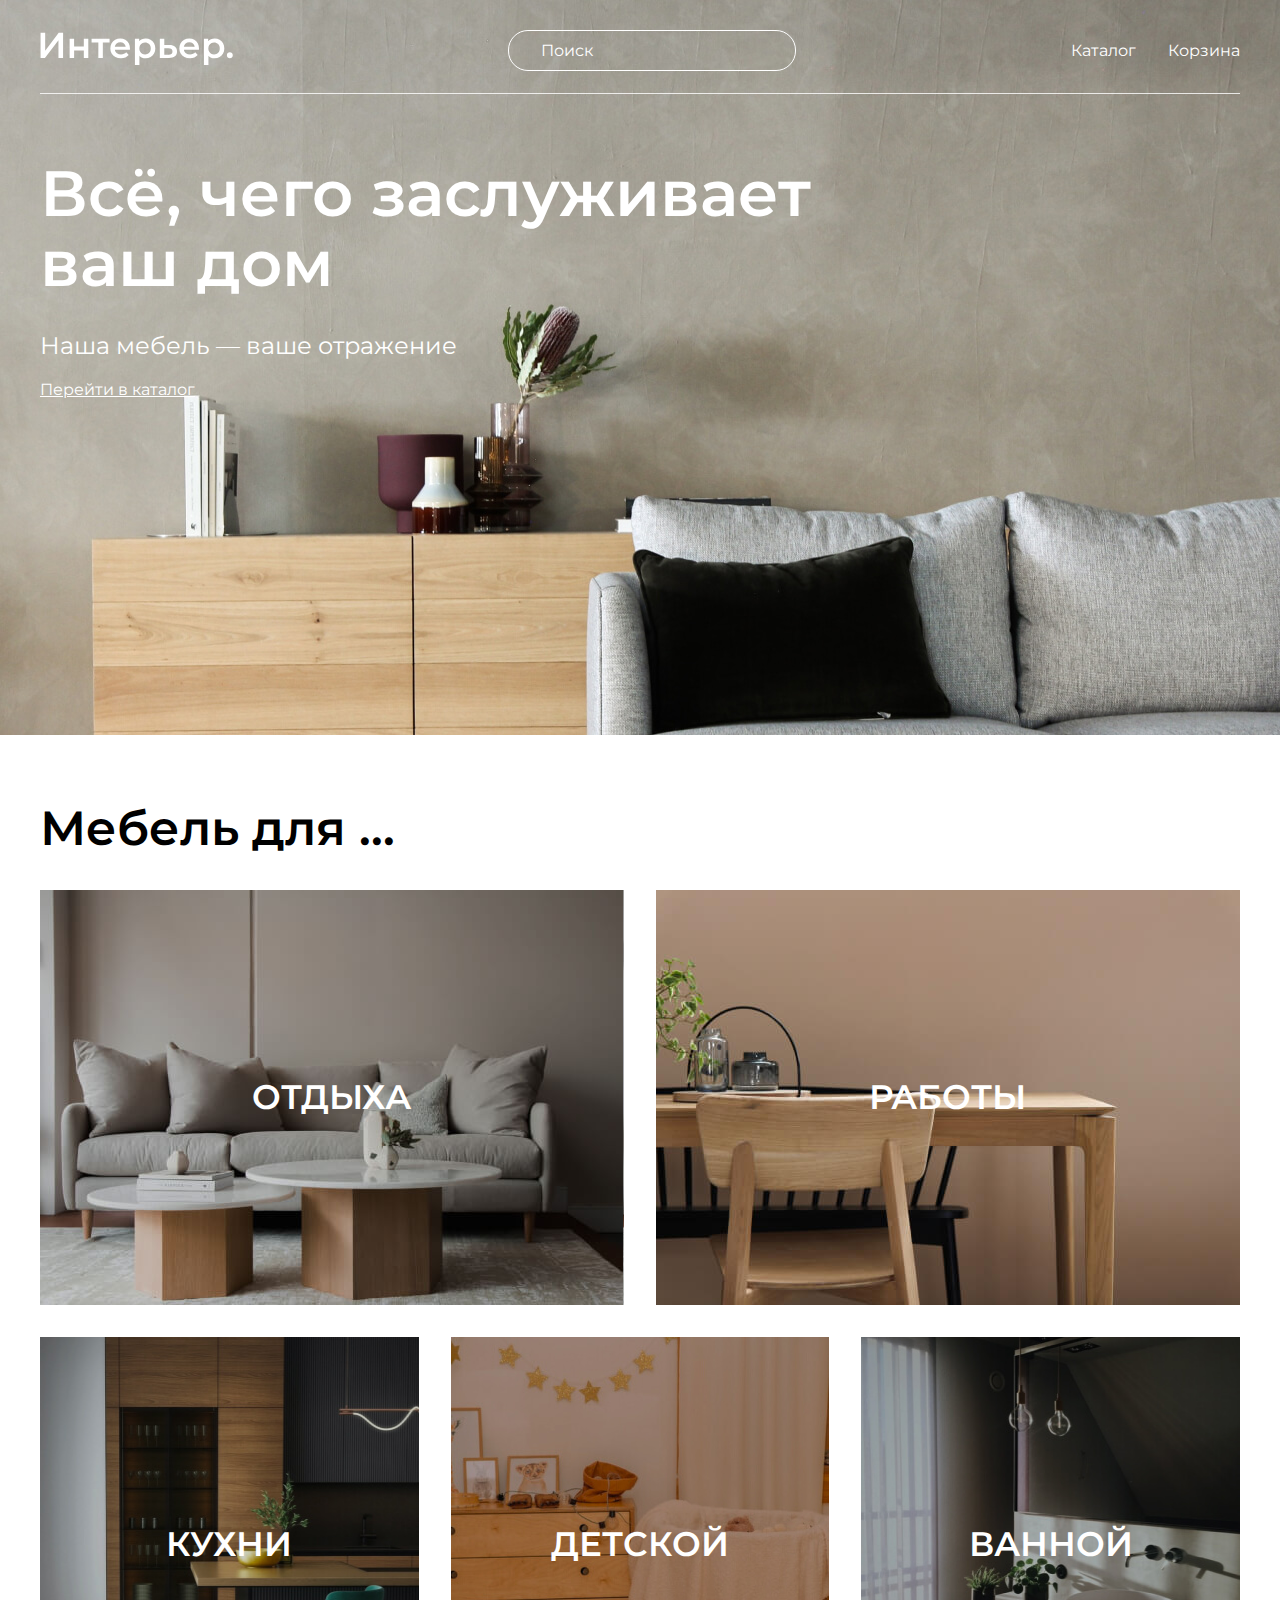
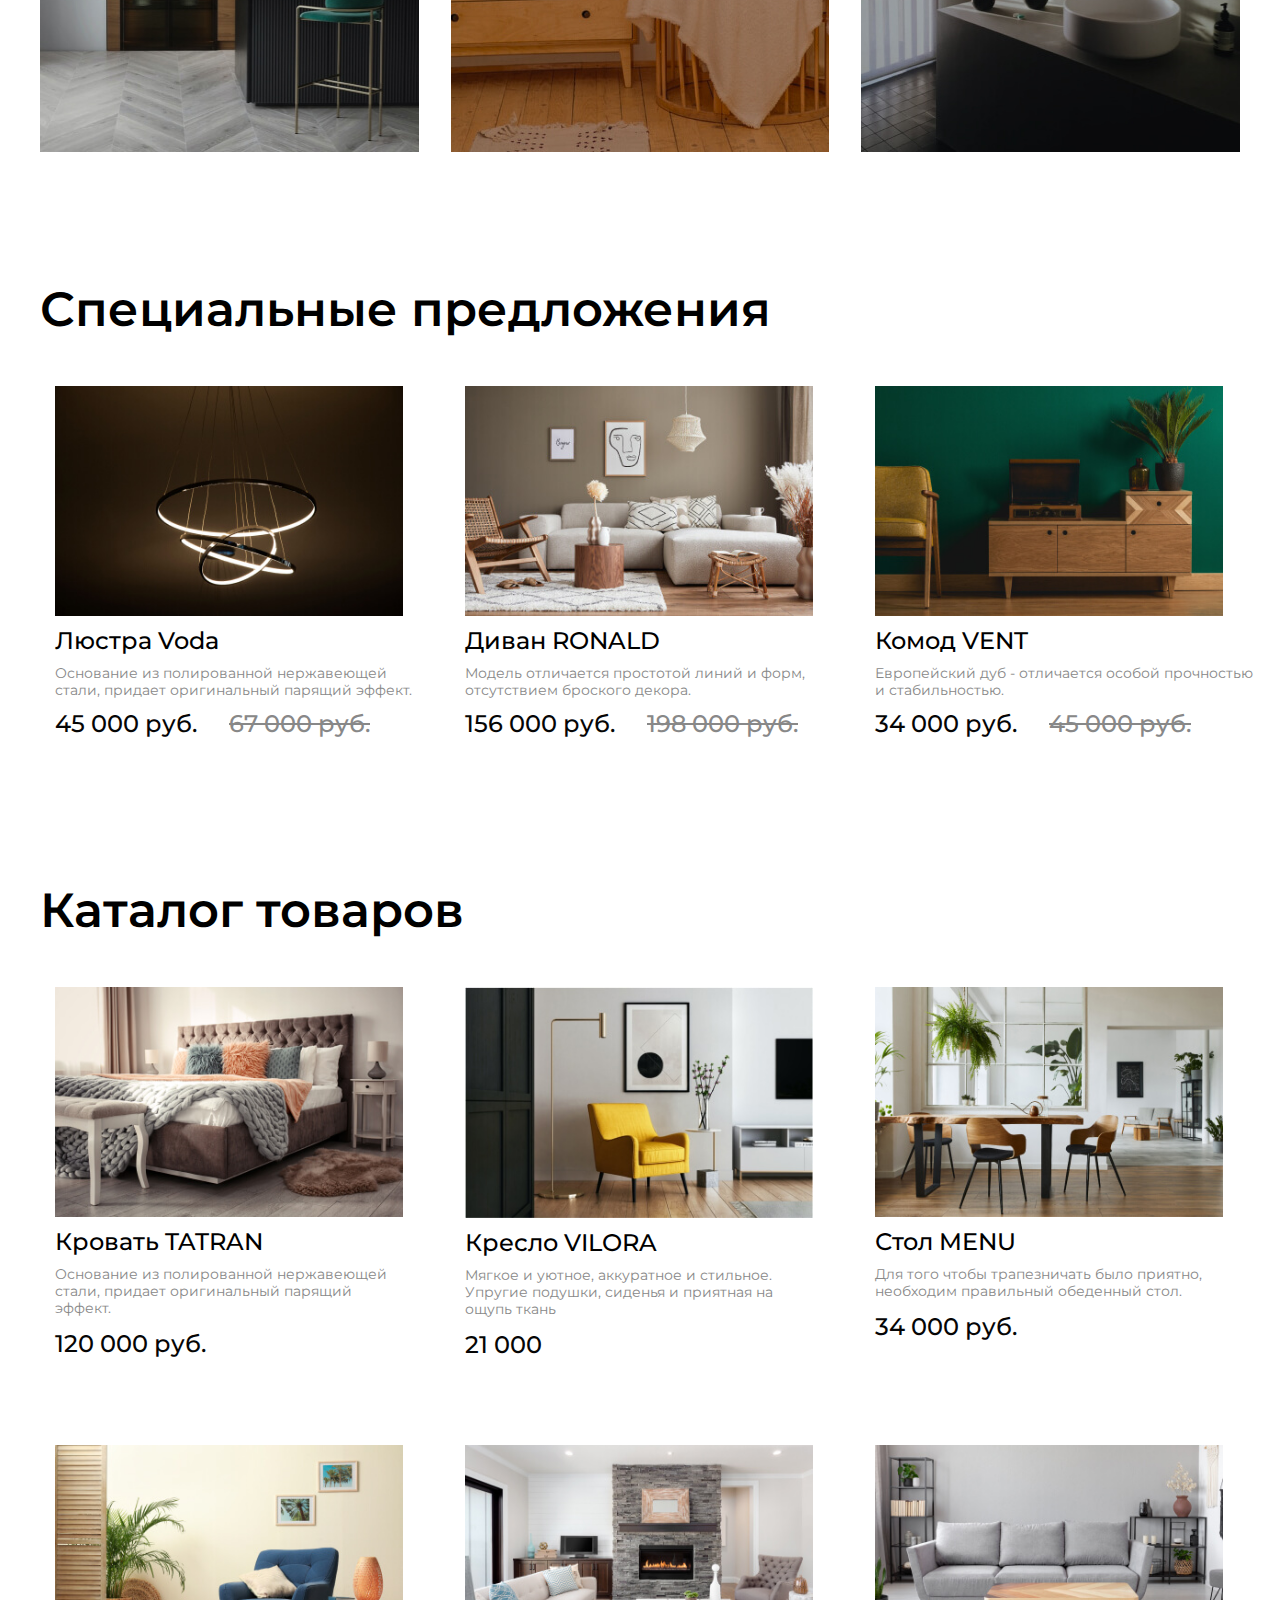
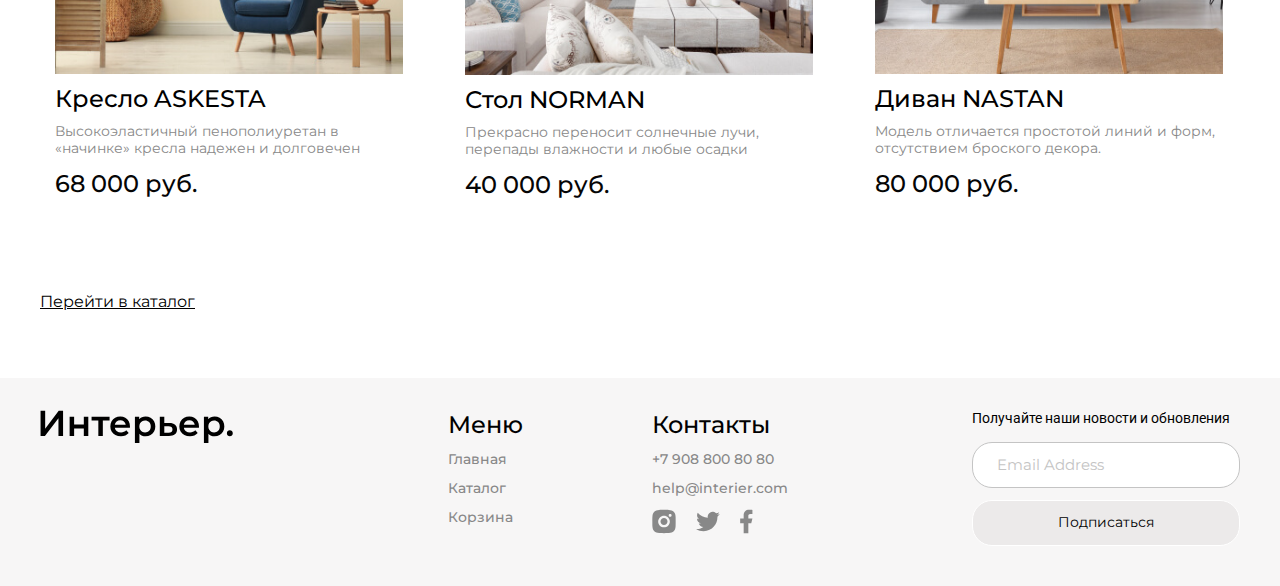
<file: index.html>
<!DOCTYPE html>
<html lang="ru">
<head>
    <meta charset="UTF-8">
    <meta name="viewport" content="width=device-width, initial-scale=1.0">
    <title>Главная</title>
    <link rel="preconnect" href="https://fonts.googleapis.com">
    <link rel="preconnect" href="https://fonts.gstatic.com" crossorigin>
    <link href="https://fonts.googleapis.com/css2?family=Montserrat:ital,wght@0,100;0,400;0,500;0,600;0,700;1,500;1,600;1,700&family=Roboto:ital,wght@0,100;0,300;0,400;0,500;1,100;1,300;1,400&display=swap" rel="stylesheet">
    <link rel="stylesheet" href="style.css">
</head>
<body>
    <div class="top center">
        <header class="header">
            <a href="index.html" class="header__logo"><img src="img/logo.svg" class="header__logo" alt="header logo"></a>
            <input class="header__input" type="text" placeholder="Поиск">
            <nav class="header__menu">
                <a href="catalog.html" class="header__menu__link  nav__menu">Каталог</a>
                <a href="cart.html" class="header__menu__link nav__menu">Корзина</a>
            </nav>
            <div class="menu-mob">
                <a href="#">
                    <svg width="20" height="19" viewBox="0 0 20 19" fill="none" xmlns="http://www.w3.org/2000/svg">
                    <g clip-path="url(#clip0_310_627)">
                    <path d="M5.7515 2.99141C4.59282 4.14838 3.91891 5.70363 3.86709 7.34023C3.81528 8.97682 4.38946 10.5716 5.47264 11.7995C6.55581 13.0275 8.06645 13.7962 9.69672 13.9491C11.2973 14.0991 12.8949 13.6444 14.1757 12.6766L17.5069 16.0085L17.5069 16.0085C17.5897 16.0914 17.6881 16.1571 17.7963 16.2019C17.9046 16.2468 18.0206 16.2698 18.1377 16.2698C18.2549 16.2698 18.3709 16.2468 18.4791 16.2019C18.5873 16.1571 18.6857 16.0914 18.7685 16.0085C18.8514 15.9257 18.9171 15.8274 18.9619 15.7191C19.0068 15.6109 19.0298 15.4949 19.0298 15.3777C19.0298 15.2606 19.0068 15.1446 18.9619 15.0363C18.9171 14.9281 18.8514 14.8298 18.7685 14.7469L18.7685 14.7469L15.4368 11.416C16.4021 10.135 16.8547 8.53846 16.7038 6.93943C16.5501 5.31054 15.7816 3.80139 14.5547 2.719C13.3277 1.63662 11.7345 1.06232 10.0992 1.11292C8.46381 1.16352 6.90917 1.83523 5.7515 2.99141ZM5.7515 2.99141L5.82216 3.06217L5.7515 2.99141ZM13.5895 4.25366C14.0271 4.68416 14.3751 5.19703 14.6135 5.76269C14.8518 6.32835 14.9758 6.93561 14.9783 7.54944C14.9808 8.16327 14.8618 8.77152 14.628 9.3391C14.3943 9.90669 14.0505 10.4224 13.6164 10.8564C13.1824 11.2905 12.6667 11.6343 12.0991 11.868C11.5315 12.1018 10.9233 12.2208 10.3094 12.2183C9.6956 12.2158 9.08834 12.0918 8.52268 11.8535C7.95702 11.6151 7.44415 11.2671 7.01365 10.8295C6.15334 9.95509 5.67341 8.77613 5.6784 7.54944C5.6834 6.32275 6.17291 5.14773 7.04032 4.28033C7.90772 3.41292 9.08274 2.92341 10.3094 2.91841C11.5361 2.91342 12.7151 3.39335 13.5895 4.25366Z" fill="white" stroke="white" stroke-width="0.2"/>
                    </g>
                    <defs>
                    <clipPath id="clip0_310_627">
                    <rect width="19" height="19" fill="white" transform="translate(0.800537)"/>
                    </clipPath>
                    </defs>
                    </svg>
                </a>
                <a href="catalog.html">
                    <svg width="20" height="21" viewBox="0 0 20 21" fill="none" xmlns="http://www.w3.org/2000/svg">
                    <rect x="0.800537" y="0.900024" width="4.57143" height="4.57143" fill="white"/>
                    <rect x="0.800537" y="8.21436" width="4.57143" height="4.57143" fill="white"/>
                    <rect x="0.800537" y="15.5286" width="4.57143" height="4.57143" fill="white"/>
                    <rect x="8.11401" y="8.21436" width="4.57143" height="4.57143" fill="white"/>
                    <rect x="8.11401" y="15.5286" width="4.57143" height="4.57143" fill="white"/>
                    <rect x="8.11401" y="0.900024" width="4.57143" height="4.57143" fill="white"/>
                    <rect x="15.4285" y="8.21436" width="4.57143" height="4.57143" fill="white"/>
                    <rect x="15.4285" y="15.5286" width="4.57143" height="4.57143" fill="white"/>
                    <rect x="15.4285" y="0.900024" width="4.57143" height="4.57143" fill="white"/>
                    </svg>
                    </a>
                <a href="cart.html">
                    <svg width="25" height="25" viewBox="0 0 25 25" fill="none" xmlns="http://www.w3.org/2000/svg">
                    <path d="M14.5834 20.8333C15.1359 20.8333 15.6658 20.6138 16.0566 20.2231C16.4473 19.8324 16.6667 19.3025 16.6667 18.75C16.6667 18.1974 16.4473 17.6675 16.0566 17.2768C15.6658 16.8861 15.1359 16.6666 14.5834 16.6666C14.0309 16.6666 13.501 16.8861 13.1103 17.2768C12.7196 17.6675 12.5001 18.1974 12.5001 18.75C12.5001 19.3025 12.7196 19.8324 13.1103 20.2231C13.501 20.6138 14.0309 20.8333 14.5834 20.8333ZM7.29174 20.8333C7.84428 20.8333 8.37418 20.6138 8.76488 20.2231C9.15558 19.8324 9.37508 19.3025 9.37508 18.75C9.37508 18.1974 9.15558 17.6675 8.76488 17.2768C8.37418 16.8861 7.84428 16.6666 7.29174 16.6666C6.73921 16.6666 6.20931 16.8861 5.81861 17.2768C5.4279 17.6675 5.20841 18.1974 5.20841 18.75C5.20841 19.3025 5.4279 19.8324 5.81861 20.2231C6.20931 20.6138 6.73921 20.8333 7.29174 20.8333ZM20.873 6.16975C21.133 6.16136 21.3796 6.05217 21.5606 5.86525C21.7416 5.67834 21.8428 5.42836 21.8428 5.16819C21.8428 4.90801 21.7416 4.65804 21.5606 4.47112C21.3796 4.28421 21.133 4.17501 20.873 4.16663H19.674C18.7345 4.16663 17.922 4.81871 17.7178 5.73538L16.4126 11.6125C16.2084 12.5291 15.3959 13.1812 14.4563 13.1812H6.63133L5.12924 7.17079H14.8636C15.1212 7.15904 15.3644 7.04844 15.5425 6.86199C15.7206 6.67555 15.82 6.42761 15.82 6.16975C15.82 5.91189 15.7206 5.66395 15.5425 5.47751C15.3644 5.29106 15.1212 5.18046 14.8636 5.16871H5.12924C4.82473 5.16862 4.5242 5.23796 4.25051 5.37145C3.97682 5.50495 3.73716 5.69909 3.54976 5.93911C3.36236 6.17913 3.23215 6.45872 3.16903 6.75662C3.10591 7.05452 3.11154 7.36289 3.1855 7.65829L4.68758 13.6666C4.79586 14.1002 5.046 14.485 5.39821 14.7601C5.75042 15.0351 6.18447 15.1844 6.63133 15.1843H14.4563C15.368 15.1845 16.2524 14.8736 16.9636 14.3032C17.6748 13.7327 18.1701 12.9368 18.3678 12.0468L19.674 6.16975H20.873Z" fill="white"/>
                    </svg>
                </a>
            </div>
        </header>

        <section class="top__content">
            <h1 class="top__title">Всё, чего заслуживает ваш дом</h1>
            <p class="top__text">Наша мебель — ваше отражение</p>
            <a href="catalog.html" class="top__link">Перейти в каталог</a>
        </section>
    </div>


    <section class="for center">
        <h2 class="for__header__text">Мебель для ... </h2>
        <div class="for__content">
            <div class="for__item for__item-big"><a href="#">ОТДЫХА</a></div>
            <div class="for__item for__item-big"><a href="#">РАБОТЫ</a></div>
            <div class="for__item"><a href="#">КУХНИ</a></div>
            <div class="for__item"><a href="#">ДЕТСКОЙ</a></div>
            <div class="for__item"><a href="#">ВАННОЙ</a></div>
        </div>
    </section>

    <section class="special__card__list center">
        <h2 class="special__offer">Специальные предложения</h2>
        <div class="product__list">
            <div class="product__item">
                <img src="img/voda.jpg" alt="Люстра Voda" class="product__img">
                <h3 class="special__card__name"><a href="#">Люстра Voda</a></h3>
                <p class="special__card__text">Основание из полированной нержавеющей стали, придает оригинальный парящий эффект.</p>
                <div class="product__price__box">
                    <p class="price">45 000 руб.</p>
                    <p class="old__price">67 000 руб.</p>
                </div>

            </div>

            <div class="product__item">
                <img src="img/ronald.jpg" alt="Диван RONALD" class="product__img">
                <h3 class="special__card__name"><a href="#">Диван RONALD</a></h3>
                <p class="special__card__text">Модель отличается простотой линий и форм, отсутствием броского декора.</p>

                <div class="product__price__box">
                    <p class="price">156 000 руб.</p>
                    <p class="old__price">198 000 руб.</p>
                </div>
            </div>

            <div class="product__item">

                <img src="img/vent.jpg" alt="Комод VENT" class="product__img">
                <h3 class="special__card__name"><a href="#">Комод VENT</a></h3>
                <p class="special__card__text">Европейский дуб - отличается особой прочностью и стабильностью.</p>
                <div class="product__price__box">
                    <p class="price">34 000 руб.</p>
                    <p class="old__price">45 000 руб.</p>
                </div>
            </div>
        </div>

    </section>

    <section class="catalog__card__list center">
        <h2 class="catalog__product">Каталог товаров</h2>

        <div class="product__list">
            <div class="product__item">
                <img src="img/tatran.jpg" alt="Кровать TATRAN" class="product__img">
                <h3 class="catalog__card__name"><a href="#">Кровать TATRAN</a></h3>
                <p class="catalog__card__text">Основание из полированной нержавеющей стали, придает оригинальный парящий эффект.</p>
                <div class="product__price__box">
                    <p class="price">120 000 руб.</p>
                </div>
            </div>

            <div class="product__item">
                <img src="img/vilora.jpg" alt="Кресло VILORA" class="product__img">
                <h3 class="catalog__card__name"><a href="#">Кресло VILORA</a></h3>
                <p class="catalog__card__text">Мягкое и уютное, аккуратное и стильное. Упругие подушки, сиденья и приятная на ощупь ткань</p>

                <div class="product__price__box">
                    <p class="price">21 000</p>
                </div>
            </div>

            <div class="product__item">
                <img src="img/menu.jpg" alt="Стол MENU" class="product__img">
                <h3 class="catalog__card__name"><a href="#">Стол MENU</a></h3>
                <p class="catalog__card__text">Для того чтобы трапезничать было приятно, необходим правильный обеденный стол.</p>
                <div class="product__price__box">
                    <p class="price">34 000 руб.</p>
                </div>

            </div>
            <div class="product__item">
                <img src="img/askesta.jpg" alt="Кресло ASKESTA" class="product__img">
                <h3 class="catalog__card__name"><a href="#">Кресло ASKESTA</a></h3>
                <p class="catalog__card__text">Высокоэластичный пенополиуретан в «начинке» кресла надежен и долговечен</p>
                <div class="product__price__box">
                    <p class="price">68 000 руб.</p>
                </div>
            </div>
            <div class="product__item">
                <img src="img/norman.jpg" alt="Стол NORMAN" class="product__img">
                <h3 class="catalog__card__name"><a href="#">Стол NORMAN</a></h3>
                <p class="catalog__card__text">Прекрасно переносит солнечные лучи, перепады влажности и любые осадки</p>
                <div class="product__price__box">
                    <p class="price">40 000 руб.</p>
                </div>
            </div>
            <div class="product__item">
                <img src="img/nastan.jpg" alt="Диван NASTAN" class="product__img">
                <h3 class="catalog__card__name"><a href="#">Диван NASTAN</a></h3>
                <p class="catalog__card__text">Модель отличается простотой линий и форм, отсутствием броского декора. </p>
                <div class="product__price__box">
                    <p class="price">80 000 руб.</p>
                </div>
            </div>

            <div class="link-box">
                <a href="catalog.html" class="catalog__link">Перейти в каталог</a>
            </div>
        </div>
        
        
    </section>


    <footer class="footer center">
        <a href="index.html" class="footer__logo"><img src="img/footer__logo.svg" alt="logo"></a>
        <div class="footer__content">
            <div class="footer__info">
                <nav class="footer__item">
                    <h3>Меню</h3>
                    <a href="index.html" class="footer__item-links">Главная</a>
                    <a href="catalog.html" class="footer__item-links">Каталог</a>
                    <a href="cart.html" class="footer__item-links">Корзина</a>
                </nav>
                <div class="footer__item">
                    <h3>Контакты</h3>
                    <a href="tel:+79088008080" class="footer__item-links">+7 908 800 80 80 </a>
                    <a href="mailto:help@interier.com" class="footer__item-links">help@interier.com</a>
                    <div class="footer__icons">
                        <a href="#">
                            <svg class="footer__icon" width="24" height="25" viewBox="0 0 24 25" fill="none" xmlns="http://www.w3.org/2000/svg">
                                <path d="M12 0.833984C15.1698 0.833984 15.5653 0.845651 16.809 0.903984C18.0515 0.962318 18.8973 1.15715 19.6417 1.44648C20.4117 1.74282 21.0603 2.14415 21.709 2.79165C22.3022 3.37486 22.7613 4.08034 23.0542 4.85898C23.3423 5.60215 23.5383 6.44915 23.5967 7.69165C23.6515 8.93532 23.6667 9.33082 23.6667 12.5007C23.6667 15.6705 23.655 16.066 23.5967 17.3097C23.5383 18.5522 23.3423 19.398 23.0542 20.1423C22.7621 20.9214 22.303 21.627 21.709 22.2097C21.1256 22.8027 20.4202 23.2617 19.6417 23.5548C18.8985 23.843 18.0515 24.039 16.809 24.0973C15.5653 24.1522 15.1698 24.1673 12 24.1673C8.83017 24.1673 8.43467 24.1557 7.191 24.0973C5.9485 24.039 5.10267 23.843 4.35834 23.5548C3.57938 23.2625 2.87378 22.8034 2.291 22.2097C1.69764 21.6265 1.23859 20.921 0.945836 20.1423C0.656503 19.3992 0.461669 18.5522 0.403336 17.3097C0.348502 16.066 0.333336 15.6705 0.333336 12.5007C0.333336 9.33082 0.345002 8.93532 0.403336 7.69165C0.461669 6.44798 0.656503 5.60332 0.945836 4.85898C1.23778 4.07986 1.69694 3.37419 2.291 2.79165C2.87395 2.19809 3.5795 1.739 4.35834 1.44648C5.10267 1.15715 5.94734 0.962318 7.191 0.903984C8.43467 0.849151 8.83017 0.833984 12 0.833984ZM12 6.66732C10.4529 6.66732 8.96918 7.2819 7.87521 8.37586C6.78125 9.46982 6.16667 10.9536 6.16667 12.5007C6.16667 14.0477 6.78125 15.5315 7.87521 16.6254C8.96918 17.7194 10.4529 18.334 12 18.334C13.5471 18.334 15.0308 17.7194 16.1248 16.6254C17.2188 15.5315 17.8333 14.0477 17.8333 12.5007C17.8333 10.9536 17.2188 9.46982 16.1248 8.37586C15.0308 7.2819 13.5471 6.66732 12 6.66732ZM19.5833 6.37565C19.5833 5.98888 19.4297 5.61794 19.1562 5.34445C18.8827 5.07096 18.5118 4.91732 18.125 4.91732C17.7382 4.91732 17.3673 5.07096 17.0938 5.34445C16.8203 5.61794 16.6667 5.98888 16.6667 6.37565C16.6667 6.76243 16.8203 7.13336 17.0938 7.40685C17.3673 7.68034 17.7382 7.83398 18.125 7.83398C18.5118 7.83398 18.8827 7.68034 19.1562 7.40685C19.4297 7.13336 19.5833 6.76243 19.5833 6.37565ZM12 9.00065C12.9283 9.00065 13.8185 9.3694 14.4749 10.0258C15.1313 10.6822 15.5 11.5724 15.5 12.5007C15.5 13.4289 15.1313 14.3191 14.4749 14.9755C13.8185 15.6319 12.9283 16.0007 12 16.0007C11.0717 16.0007 10.1815 15.6319 9.52513 14.9755C8.86875 14.3191 8.5 13.4289 8.5 12.5007C8.5 11.5724 8.86875 10.6822 9.52513 10.0258C10.1815 9.3694 11.0717 9.00065 12 9.00065Z" fill="#888888"/>
                            </svg>
                               
                        </a>
                        <a href="#">
                            <svg class="footer__icon" width="24" height="21" viewBox="0 0 24 21" fill="none" xmlns="http://www.w3.org/2000/svg">
                                <path d="M23.8557 3.09919C22.965 3.49317 22.0205 3.75191 21.0533 3.86686C22.0727 3.2572 22.8357 2.29771 23.2 1.16719C22.2433 1.73652 21.1945 2.13552 20.1013 2.35136C19.3671 1.5657 18.3938 1.04465 17.3328 0.869207C16.2718 0.693765 15.1826 0.873764 14.2345 1.38122C13.2864 1.88868 12.5325 2.69516 12.09 3.67528C11.6475 4.65541 11.5412 5.75427 11.7877 6.80103C9.84763 6.70379 7.94973 6.19964 6.21718 5.3213C4.48462 4.44296 2.95616 3.21008 1.73101 1.70269C1.29735 2.44755 1.06946 3.29429 1.07067 4.15619C1.07067 5.84786 1.93167 7.34236 3.24067 8.21736C2.46602 8.19297 1.70841 7.98377 1.03101 7.60719V7.66786C1.03124 8.79451 1.42111 9.88641 2.1345 10.7584C2.84789 11.6304 3.8409 12.2289 4.94517 12.4524C4.22606 12.6472 3.47203 12.676 2.74017 12.5364C3.05152 13.5061 3.65835 14.3543 4.4757 14.962C5.29305 15.5697 6.27999 15.9066 7.29834 15.9255C6.28624 16.7204 5.12738 17.308 3.88804 17.6547C2.64869 18.0014 1.35316 18.1005 0.0755081 17.9462C2.30582 19.3805 4.90212 20.142 7.55384 20.1395C16.529 20.1395 21.4372 12.7044 21.4372 6.25619C21.4372 6.04619 21.4313 5.83386 21.422 5.62619C22.3773 4.93572 23.2019 4.08038 23.8568 3.10036L23.8557 3.09919Z" fill="#888888"/>
                            </svg>
                                
                        </a>
                        <a href="#">
                            <svg class="footer__icon"  width="13" height="25" viewBox="0 0 13 25" fill="none" xmlns="http://www.w3.org/2000/svg">
                                <path d="M8.33332 14.2218H11.25L12.4167 9.55518H8.33332V7.22184C8.33332 6.02018 8.33332 4.88851 10.6667 4.88851H12.4167V0.968509C12.0363 0.918343 10.6002 0.805176 9.08349 0.805176C5.91599 0.805176 3.66666 2.73834 3.66666 6.28851V9.55518H0.166656V14.2218H3.66666V24.1385H8.33332V14.2218Z" fill="#888888"/>
                            </svg>
                                
                        </a>
                    </div>
                </div>
            </div>
            <form class="footer__form" action="#">
                <p class="footer__text">Получайте наши новости и обновления </p>
                <input class="footer__input" placeholder="Email Address" type="email">
                <button class="footer__button">Подписаться </button>
            </form>
        </div>
    </footer>

  </body>
</html>
</file>
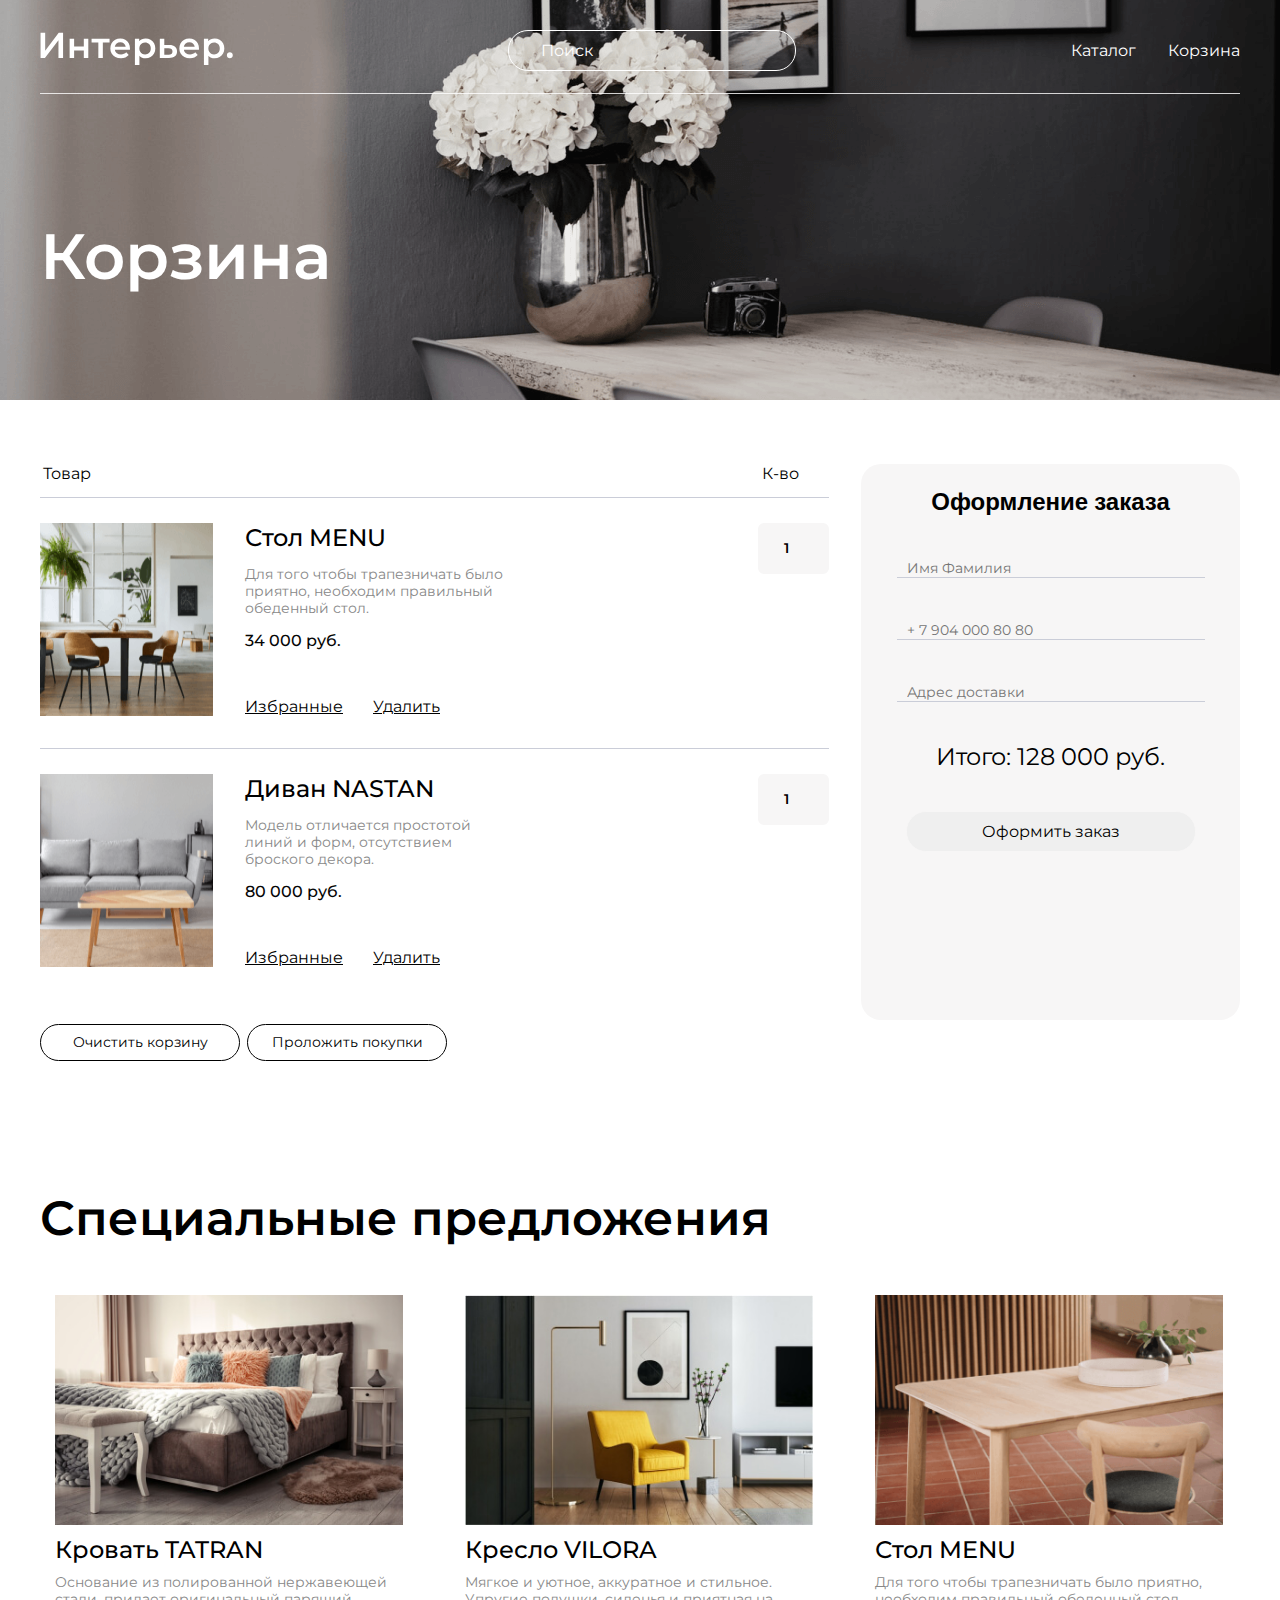
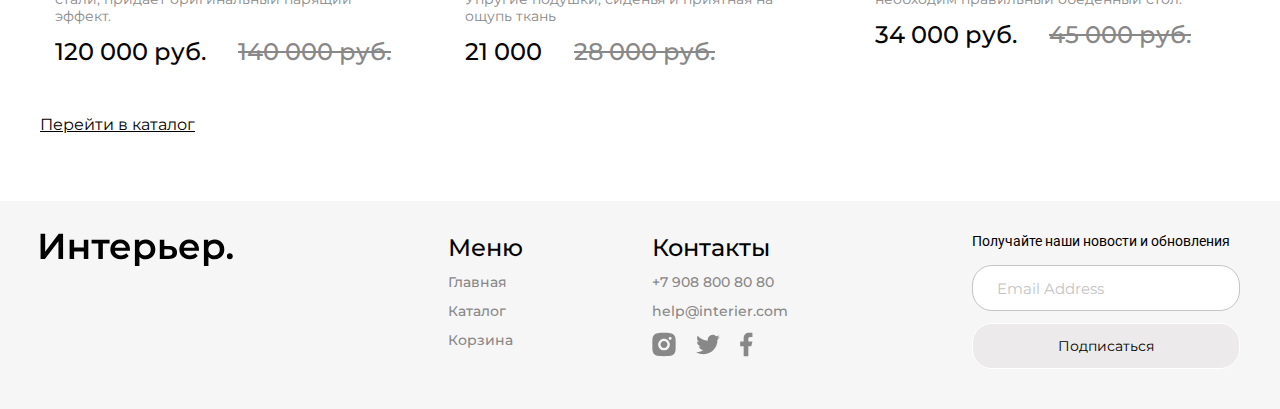
<file: cart.html>
<!DOCTYPE html>
<html lang= "ru">
<head>
    <meta charset="UTF-8">
    <meta name="viewport" content="width=device-width, initial-scale=1.0">
    <title>Корзина</title>
    <link rel="preconnect" href="https://fonts.googleapis.com">
    <link rel="preconnect" href="https://fonts.gstatic.com" crossorigin>
    <link href="https://fonts.googleapis.com/css2?family=Montserrat:ital,wght@0,100;0,400;0,500;0,600;0,700;1,500;1,600;1,700&family=Roboto:ital,wght@0,100;0,300;0,400;0,500;1,100;1,300;1,400&display=swap" rel="stylesheet">
    <link rel="preconnect" href="https://fonts.googleapis.com">
<link rel="preconnect" href="https://fonts.gstatic.com" crossorigin>
<link href="https://fonts.googleapis.com/css2?family=Poppins:wght@600&display=swap" rel="stylesheet">
    <link rel="stylesheet" href="style.css">
</head>
<body>
    <div class="top-cart center">        
    <header class="header">
        <a href="index.html" class="header__logo"><img src="img/logo.svg" class="header__logo" alt="header logo"></a>
         <input class="header__input" type="text" placeholder="Поиск">
        <nav class="header__menu">
            <a href="catalog.html" class="header__menu__link  nav__menu">Каталог</a>
            <a href="cart.html" class="header__menu__link nav__menu">Корзина</a>
        </nav>

        <div class="menu-mob">
            <a href="#">
                <svg width="20" height="19" viewBox="0 0 20 19" fill="none" xmlns="http://www.w3.org/2000/svg">
                <g clip-path="url(#clip0_310_627)">
                <path d="M5.7515 2.99141C4.59282 4.14838 3.91891 5.70363 3.86709 7.34023C3.81528 8.97682 4.38946 10.5716 5.47264 11.7995C6.55581 13.0275 8.06645 13.7962 9.69672 13.9491C11.2973 14.0991 12.8949 13.6444 14.1757 12.6766L17.5069 16.0085L17.5069 16.0085C17.5897 16.0914 17.6881 16.1571 17.7963 16.2019C17.9046 16.2468 18.0206 16.2698 18.1377 16.2698C18.2549 16.2698 18.3709 16.2468 18.4791 16.2019C18.5873 16.1571 18.6857 16.0914 18.7685 16.0085C18.8514 15.9257 18.9171 15.8274 18.9619 15.7191C19.0068 15.6109 19.0298 15.4949 19.0298 15.3777C19.0298 15.2606 19.0068 15.1446 18.9619 15.0363C18.9171 14.9281 18.8514 14.8298 18.7685 14.7469L18.7685 14.7469L15.4368 11.416C16.4021 10.135 16.8547 8.53846 16.7038 6.93943C16.5501 5.31054 15.7816 3.80139 14.5547 2.719C13.3277 1.63662 11.7345 1.06232 10.0992 1.11292C8.46381 1.16352 6.90917 1.83523 5.7515 2.99141ZM5.7515 2.99141L5.82216 3.06217L5.7515 2.99141ZM13.5895 4.25366C14.0271 4.68416 14.3751 5.19703 14.6135 5.76269C14.8518 6.32835 14.9758 6.93561 14.9783 7.54944C14.9808 8.16327 14.8618 8.77152 14.628 9.3391C14.3943 9.90669 14.0505 10.4224 13.6164 10.8564C13.1824 11.2905 12.6667 11.6343 12.0991 11.868C11.5315 12.1018 10.9233 12.2208 10.3094 12.2183C9.6956 12.2158 9.08834 12.0918 8.52268 11.8535C7.95702 11.6151 7.44415 11.2671 7.01365 10.8295C6.15334 9.95509 5.67341 8.77613 5.6784 7.54944C5.6834 6.32275 6.17291 5.14773 7.04032 4.28033C7.90772 3.41292 9.08274 2.92341 10.3094 2.91841C11.5361 2.91342 12.7151 3.39335 13.5895 4.25366Z" fill="white" stroke="white" stroke-width="0.2"/>
                </g>
                <defs>
                <clipPath id="clip0_310_627">
                <rect width="19" height="19" fill="white" transform="translate(0.800537)"/>
                </clipPath>
                </defs>
                </svg>
            </a>
            <a href="catalog.html">
                <svg width="20" height="21" viewBox="0 0 20 21" fill="none" xmlns="http://www.w3.org/2000/svg">
                <rect x="0.800537" y="0.900024" width="4.57143" height="4.57143" fill="white"/>
                <rect x="0.800537" y="8.21436" width="4.57143" height="4.57143" fill="white"/>
                <rect x="0.800537" y="15.5286" width="4.57143" height="4.57143" fill="white"/>
                <rect x="8.11401" y="8.21436" width="4.57143" height="4.57143" fill="white"/>
                <rect x="8.11401" y="15.5286" width="4.57143" height="4.57143" fill="white"/>
                <rect x="8.11401" y="0.900024" width="4.57143" height="4.57143" fill="white"/>
                <rect x="15.4285" y="8.21436" width="4.57143" height="4.57143" fill="white"/>
                <rect x="15.4285" y="15.5286" width="4.57143" height="4.57143" fill="white"/>
                <rect x="15.4285" y="0.900024" width="4.57143" height="4.57143" fill="white"/>
                </svg>
                </a>
            <a href="cart.html">
                <svg width="25" height="25" viewBox="0 0 25 25" fill="none" xmlns="http://www.w3.org/2000/svg">
                <path d="M14.5834 20.8333C15.1359 20.8333 15.6658 20.6138 16.0566 20.2231C16.4473 19.8324 16.6667 19.3025 16.6667 18.75C16.6667 18.1974 16.4473 17.6675 16.0566 17.2768C15.6658 16.8861 15.1359 16.6666 14.5834 16.6666C14.0309 16.6666 13.501 16.8861 13.1103 17.2768C12.7196 17.6675 12.5001 18.1974 12.5001 18.75C12.5001 19.3025 12.7196 19.8324 13.1103 20.2231C13.501 20.6138 14.0309 20.8333 14.5834 20.8333ZM7.29174 20.8333C7.84428 20.8333 8.37418 20.6138 8.76488 20.2231C9.15558 19.8324 9.37508 19.3025 9.37508 18.75C9.37508 18.1974 9.15558 17.6675 8.76488 17.2768C8.37418 16.8861 7.84428 16.6666 7.29174 16.6666C6.73921 16.6666 6.20931 16.8861 5.81861 17.2768C5.4279 17.6675 5.20841 18.1974 5.20841 18.75C5.20841 19.3025 5.4279 19.8324 5.81861 20.2231C6.20931 20.6138 6.73921 20.8333 7.29174 20.8333ZM20.873 6.16975C21.133 6.16136 21.3796 6.05217 21.5606 5.86525C21.7416 5.67834 21.8428 5.42836 21.8428 5.16819C21.8428 4.90801 21.7416 4.65804 21.5606 4.47112C21.3796 4.28421 21.133 4.17501 20.873 4.16663H19.674C18.7345 4.16663 17.922 4.81871 17.7178 5.73538L16.4126 11.6125C16.2084 12.5291 15.3959 13.1812 14.4563 13.1812H6.63133L5.12924 7.17079H14.8636C15.1212 7.15904 15.3644 7.04844 15.5425 6.86199C15.7206 6.67555 15.82 6.42761 15.82 6.16975C15.82 5.91189 15.7206 5.66395 15.5425 5.47751C15.3644 5.29106 15.1212 5.18046 14.8636 5.16871H5.12924C4.82473 5.16862 4.5242 5.23796 4.25051 5.37145C3.97682 5.50495 3.73716 5.69909 3.54976 5.93911C3.36236 6.17913 3.23215 6.45872 3.16903 6.75662C3.10591 7.05452 3.11154 7.36289 3.1855 7.65829L4.68758 13.6666C4.79586 14.1002 5.046 14.485 5.39821 14.7601C5.75042 15.0351 6.18447 15.1844 6.63133 15.1843H14.4563C15.368 15.1845 16.2524 14.8736 16.9636 14.3032C17.6748 13.7327 18.1701 12.9368 18.3678 12.0468L19.674 6.16975H20.873Z" fill="white"/>
                </svg>
            </a>
        </div>
    </header>

    <section class="top__content-cart">
        <h1 class="top__title-cart">Корзина</h1>
    </section>
    
    </div>
   
    <section class="cart center">
        <div class="cart__content">
            <div class="cart__name-box">
                <p class="cart__product">Товар</p>
                <p class="cart__amount">К-во</p>
            </div>

            <div class="cart__item">

                <div class="cart__left">
                    <img src="img/menu-cart.png" alt="Стол MENU"  class="cart__img">
                    <div class="cart__info">
                        <h4 class="cart__info-name"><a href="catalog.html">Стол MENU</a></h4>
                        <p class="cart__info-text">
                            Для того чтобы трапезничать было приятно, 
                            необходим правильный обеденный стол.
                        </p>
                        <p class="cart__info-price">34 000 руб.</p>
                        <div class="cart__link-box">
                            <a href="#">Избранные</a>
                            <a href="#">Удалить</a>
                        </div>
                    </div>
                </div>

                <input type="number" class="cart__item-input" value="1" min="1">
            </div>
            
            <div class="cart__item">

                <div class="cart__left">
                    <img src="img/nastan-cart.png" alt="Диван NASTAN" class="cart__img">
                    <div class="cart__info">
                        <h4 class="cart__info-name"><a href="catalog.html">Диван NASTAN</a></h4>
                        <p class="cart__info-text">
                            Модель отличается простотой линий и форм,
                            отсутствием броского декора. 
                        </p>
                        <p class="cart__info-price">80 000 руб.</p>
                        <div class="cart__link-box">
                            <a href="#">Избранные</a>
                            <a href="#">Удалить</a>
                        </div>
                    </div>
                </div>

                <input type="number" class="cart__item-input" value="1" min="1">
            </div>
            
            <div class="cart__button-box">
                <button class="cart__button-link">Очистить корзину</button>
                <button class="cart__button-link">Проложить покупки</button>
            </div>
        </div>

        <div class="cart__form">
            <h3>Оформление заказа</h3>
            
            
            <form class="cart__form-box">
                <input type="text" placeholder="Имя Фамилия" class="cart__form-input">
                <input type="tel" placeholder="+ 7 904 000 80 80" class="cart__form-input">
                <input type="text" placeholder="Адрес доставки" class="cart__form-input">
            </form>
            
            
            <p class="cart__form-text">Итого: 128 000 руб.</p>

            <button class="cart__form-button">Оформить заказ</button>
            
        </div>

        

        
    </section>

    <section class="special__card__list center">
        <h2 class="special__offer">Специальные предложения</h2>
        <div class="product__list">
            <div class="product__item">
                <img src="img/tatran.jpg" alt="Кровать TATRAN" class="product__img">
                <h3 class="catalog__card__name"><a href="#">Кровать TATRAN</a></h3>
                <p class="catalog__card__text">Основание из полированной нержавеющей стали, придает оригинальный парящий эффект.</p>
                <div class="product__price__box">
                    <p class="price">120 000 руб.</p>
                    <p class="old__price">140 000 руб.</p>
                </div>
            </div>

            <div class="product__item">
                <img src="img/vilora.jpg" alt="Кресло VILORA" class="product__img">
                <h3 class="catalog__card__name"><a href="#">Кресло VILORA</a></h3>
                <p class="catalog__card__text">Мягкое и уютное, аккуратное и стильное. Упругие подушки, сиденья и приятная на ощупь ткань</p>

                <div class="product__price__box">
                    <p class="price">21 000</p>
                    <p class="old__price">28 000 руб.</p>
                </div>
            </div>

            <div class="product__item">
                <img src="img/menu-cart_02.png" alt="Стол MENU" class="product__img">
                <h3 class="catalog__card__name"><a href="#">Стол MENU</a></h3>
                <p class="catalog__card__text">Для того чтобы трапезничать было приятно, необходим правильный обеденный стол.</p>
                <div class="product__price__box">
                    <p class="price">34 000 руб.</p>
                    <p class="old__price">45 000 руб.</p>
                </div>

            </div>


            
        </div>

        <div class="cart__link-box">
            <a href="catalog.html" class="catalog__link">Перейти в каталог</a>
        </div>




    </section>

    <footer class="footer center">
        <a href="index.html" class="footer__logo"><img src="img/footer__logo.svg" alt="logo"></a>
        <div class="footer__content">
            <div class="footer__info">
                <nav class="footer__item">
                    <h3>Меню</h3>
                    <a href="index.html" class="footer__item-links">Главная</a>
                    <a href="catalog.html" class="footer__item-links">Каталог</a>
                    <a href="cart.html" class="footer__item-links">Корзина</a>
                </nav>
                <div class="footer__item">
                    <h3>Контакты</h3>
                    <a href="tel:+79088008080" class="footer__item-links">+7 908 800 80 80 </a>
                    <a href="mailto:help@interier.com" class="footer__item-links">help@interier.com</a>
                    <div class="footer__icons">
                        <a href="#">
                            <svg class="footer__icon" width="24" height="25" viewBox="0 0 24 25" fill="none" xmlns="http://www.w3.org/2000/svg">
                                <path d="M12 0.833984C15.1698 0.833984 15.5653 0.845651 16.809 0.903984C18.0515 0.962318 18.8973 1.15715 19.6417 1.44648C20.4117 1.74282 21.0603 2.14415 21.709 2.79165C22.3022 3.37486 22.7613 4.08034 23.0542 4.85898C23.3423 5.60215 23.5383 6.44915 23.5967 7.69165C23.6515 8.93532 23.6667 9.33082 23.6667 12.5007C23.6667 15.6705 23.655 16.066 23.5967 17.3097C23.5383 18.5522 23.3423 19.398 23.0542 20.1423C22.7621 20.9214 22.303 21.627 21.709 22.2097C21.1256 22.8027 20.4202 23.2617 19.6417 23.5548C18.8985 23.843 18.0515 24.039 16.809 24.0973C15.5653 24.1522 15.1698 24.1673 12 24.1673C8.83017 24.1673 8.43467 24.1557 7.191 24.0973C5.9485 24.039 5.10267 23.843 4.35834 23.5548C3.57938 23.2625 2.87378 22.8034 2.291 22.2097C1.69764 21.6265 1.23859 20.921 0.945836 20.1423C0.656503 19.3992 0.461669 18.5522 0.403336 17.3097C0.348502 16.066 0.333336 15.6705 0.333336 12.5007C0.333336 9.33082 0.345002 8.93532 0.403336 7.69165C0.461669 6.44798 0.656503 5.60332 0.945836 4.85898C1.23778 4.07986 1.69694 3.37419 2.291 2.79165C2.87395 2.19809 3.5795 1.739 4.35834 1.44648C5.10267 1.15715 5.94734 0.962318 7.191 0.903984C8.43467 0.849151 8.83017 0.833984 12 0.833984ZM12 6.66732C10.4529 6.66732 8.96918 7.2819 7.87521 8.37586C6.78125 9.46982 6.16667 10.9536 6.16667 12.5007C6.16667 14.0477 6.78125 15.5315 7.87521 16.6254C8.96918 17.7194 10.4529 18.334 12 18.334C13.5471 18.334 15.0308 17.7194 16.1248 16.6254C17.2188 15.5315 17.8333 14.0477 17.8333 12.5007C17.8333 10.9536 17.2188 9.46982 16.1248 8.37586C15.0308 7.2819 13.5471 6.66732 12 6.66732ZM19.5833 6.37565C19.5833 5.98888 19.4297 5.61794 19.1562 5.34445C18.8827 5.07096 18.5118 4.91732 18.125 4.91732C17.7382 4.91732 17.3673 5.07096 17.0938 5.34445C16.8203 5.61794 16.6667 5.98888 16.6667 6.37565C16.6667 6.76243 16.8203 7.13336 17.0938 7.40685C17.3673 7.68034 17.7382 7.83398 18.125 7.83398C18.5118 7.83398 18.8827 7.68034 19.1562 7.40685C19.4297 7.13336 19.5833 6.76243 19.5833 6.37565ZM12 9.00065C12.9283 9.00065 13.8185 9.3694 14.4749 10.0258C15.1313 10.6822 15.5 11.5724 15.5 12.5007C15.5 13.4289 15.1313 14.3191 14.4749 14.9755C13.8185 15.6319 12.9283 16.0007 12 16.0007C11.0717 16.0007 10.1815 15.6319 9.52513 14.9755C8.86875 14.3191 8.5 13.4289 8.5 12.5007C8.5 11.5724 8.86875 10.6822 9.52513 10.0258C10.1815 9.3694 11.0717 9.00065 12 9.00065Z" fill="#888888"/>
                            </svg>
                               
                        </a>
                        <a href="#">
                            <svg class="footer__icon" width="24" height="21" viewBox="0 0 24 21" fill="none" xmlns="http://www.w3.org/2000/svg">
                                <path d="M23.8557 3.09919C22.965 3.49317 22.0205 3.75191 21.0533 3.86686C22.0727 3.2572 22.8357 2.29771 23.2 1.16719C22.2433 1.73652 21.1945 2.13552 20.1013 2.35136C19.3671 1.5657 18.3938 1.04465 17.3328 0.869207C16.2718 0.693765 15.1826 0.873764 14.2345 1.38122C13.2864 1.88868 12.5325 2.69516 12.09 3.67528C11.6475 4.65541 11.5412 5.75427 11.7877 6.80103C9.84763 6.70379 7.94973 6.19964 6.21718 5.3213C4.48462 4.44296 2.95616 3.21008 1.73101 1.70269C1.29735 2.44755 1.06946 3.29429 1.07067 4.15619C1.07067 5.84786 1.93167 7.34236 3.24067 8.21736C2.46602 8.19297 1.70841 7.98377 1.03101 7.60719V7.66786C1.03124 8.79451 1.42111 9.88641 2.1345 10.7584C2.84789 11.6304 3.8409 12.2289 4.94517 12.4524C4.22606 12.6472 3.47203 12.676 2.74017 12.5364C3.05152 13.5061 3.65835 14.3543 4.4757 14.962C5.29305 15.5697 6.27999 15.9066 7.29834 15.9255C6.28624 16.7204 5.12738 17.308 3.88804 17.6547C2.64869 18.0014 1.35316 18.1005 0.0755081 17.9462C2.30582 19.3805 4.90212 20.142 7.55384 20.1395C16.529 20.1395 21.4372 12.7044 21.4372 6.25619C21.4372 6.04619 21.4313 5.83386 21.422 5.62619C22.3773 4.93572 23.2019 4.08038 23.8568 3.10036L23.8557 3.09919Z" fill="#888888"/>
                            </svg>
                                
                        </a>
                        <a href="#">
                            <svg class="footer__icon"  width="13" height="25" viewBox="0 0 13 25" fill="none" xmlns="http://www.w3.org/2000/svg">
                                <path d="M8.33332 14.2218H11.25L12.4167 9.55518H8.33332V7.22184C8.33332 6.02018 8.33332 4.88851 10.6667 4.88851H12.4167V0.968509C12.0363 0.918343 10.6002 0.805176 9.08349 0.805176C5.91599 0.805176 3.66666 2.73834 3.66666 6.28851V9.55518H0.166656V14.2218H3.66666V24.1385H8.33332V14.2218Z" fill="#888888"/>
                            </svg>
                                
                        </a>
                    </div>
                </div>
            </div>
            <form class="footer__form" action="#">
                <p class="footer__text">Получайте наши новости и обновления </p>
                <input class="footer__input" placeholder="Email Address" type="email">
                <button class="footer__button">Подписаться </button>
            </form>
        </div>
    </footer>
  </body>
</html>
</file>
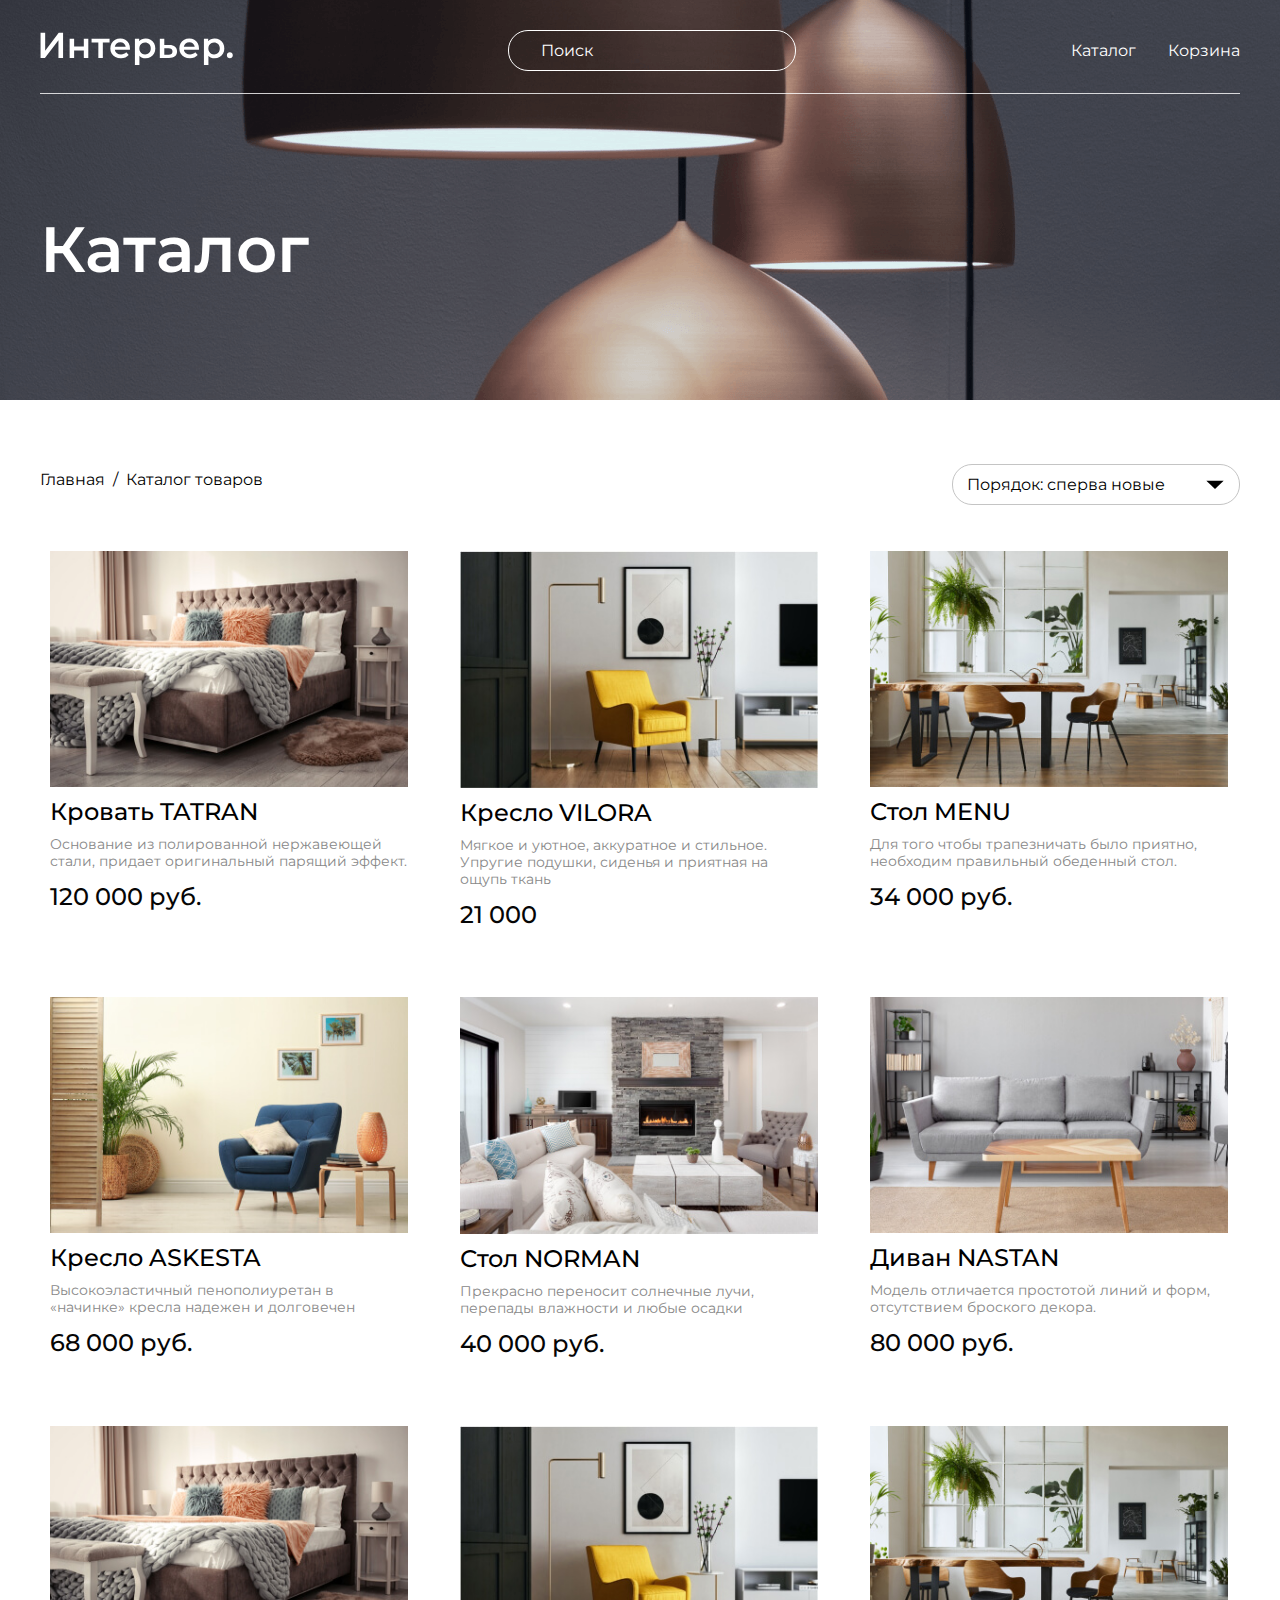
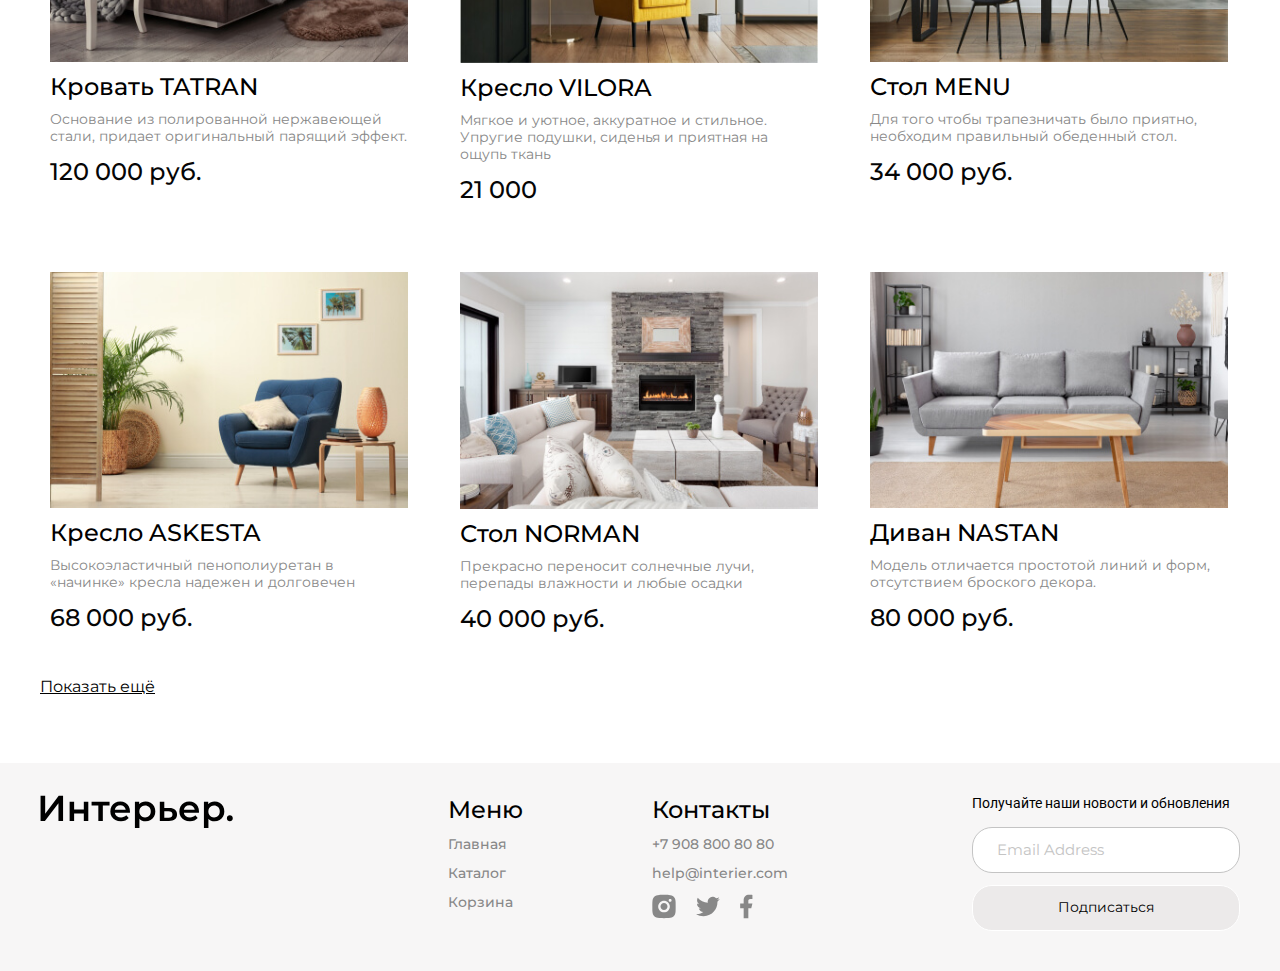
<file: catalog.html>
<!DOCTYPE html>
<html lang="en">
<head>
    <meta charset="UTF-8">
    <meta name="viewport" content="width=device-width, initial-scale=1.0">
    <title>Каталог</title>
    <link rel="preconnect" href="https://fonts.googleapis.com">
    <link rel="preconnect" href="https://fonts.gstatic.com" crossorigin>
    <link href="https://fonts.googleapis.com/css2?family=Montserrat:ital,wght@0,100;0,400;0,500;0,600;0,700;1,500;1,600;1,700&family=Roboto:ital,wght@0,100;0,300;0,400;0,500;1,100;1,300;1,400&display=swap" rel="stylesheet">

    <link rel="stylesheet" href="style__catalog.css">
</head>
<body>
<header>
    <div class="top center">
        <header class="header">
            <a href="index.html" class="header__logo"><img src="img/logo.svg" class="header__logo" alt="header logo"></a>
            <input class="header__input" type="text" placeholder="Поиск">
            <nav class="header__menu">
                <a href="catalog.html" class="header__menu__link  nav__menu">Каталог</a>
                <a href="cart.html" class="header__menu__link nav__menu">Корзина</a>
            </nav>
            <div class="menu-mob">
                <a href="#">
                    <svg width="20" height="19" viewBox="0 0 20 19" fill="none" xmlns="http://www.w3.org/2000/svg">
                    <g clip-path="url(#clip0_310_627)">
                    <path d="M5.7515 2.99141C4.59282 4.14838 3.91891 5.70363 3.86709 7.34023C3.81528 8.97682 4.38946 10.5716 5.47264 11.7995C6.55581 13.0275 8.06645 13.7962 9.69672 13.9491C11.2973 14.0991 12.8949 13.6444 14.1757 12.6766L17.5069 16.0085L17.5069 16.0085C17.5897 16.0914 17.6881 16.1571 17.7963 16.2019C17.9046 16.2468 18.0206 16.2698 18.1377 16.2698C18.2549 16.2698 18.3709 16.2468 18.4791 16.2019C18.5873 16.1571 18.6857 16.0914 18.7685 16.0085C18.8514 15.9257 18.9171 15.8274 18.9619 15.7191C19.0068 15.6109 19.0298 15.4949 19.0298 15.3777C19.0298 15.2606 19.0068 15.1446 18.9619 15.0363C18.9171 14.9281 18.8514 14.8298 18.7685 14.7469L18.7685 14.7469L15.4368 11.416C16.4021 10.135 16.8547 8.53846 16.7038 6.93943C16.5501 5.31054 15.7816 3.80139 14.5547 2.719C13.3277 1.63662 11.7345 1.06232 10.0992 1.11292C8.46381 1.16352 6.90917 1.83523 5.7515 2.99141ZM5.7515 2.99141L5.82216 3.06217L5.7515 2.99141ZM13.5895 4.25366C14.0271 4.68416 14.3751 5.19703 14.6135 5.76269C14.8518 6.32835 14.9758 6.93561 14.9783 7.54944C14.9808 8.16327 14.8618 8.77152 14.628 9.3391C14.3943 9.90669 14.0505 10.4224 13.6164 10.8564C13.1824 11.2905 12.6667 11.6343 12.0991 11.868C11.5315 12.1018 10.9233 12.2208 10.3094 12.2183C9.6956 12.2158 9.08834 12.0918 8.52268 11.8535C7.95702 11.6151 7.44415 11.2671 7.01365 10.8295C6.15334 9.95509 5.67341 8.77613 5.6784 7.54944C5.6834 6.32275 6.17291 5.14773 7.04032 4.28033C7.90772 3.41292 9.08274 2.92341 10.3094 2.91841C11.5361 2.91342 12.7151 3.39335 13.5895 4.25366Z" fill="white" stroke="white" stroke-width="0.2"/>
                    </g>
                    <defs>
                    <clipPath id="clip0_310_627">
                    <rect width="19" height="19" fill="white" transform="translate(0.800537)"/>
                    </clipPath>
                    </defs>
                    </svg>
                </a>
                <a href="catalog.html">
                    <svg width="20" height="21" viewBox="0 0 20 21" fill="none" xmlns="http://www.w3.org/2000/svg">
                    <rect x="0.800537" y="0.900024" width="4.57143" height="4.57143" fill="white"/>
                    <rect x="0.800537" y="8.21436" width="4.57143" height="4.57143" fill="white"/>
                    <rect x="0.800537" y="15.5286" width="4.57143" height="4.57143" fill="white"/>
                    <rect x="8.11401" y="8.21436" width="4.57143" height="4.57143" fill="white"/>
                    <rect x="8.11401" y="15.5286" width="4.57143" height="4.57143" fill="white"/>
                    <rect x="8.11401" y="0.900024" width="4.57143" height="4.57143" fill="white"/>
                    <rect x="15.4285" y="8.21436" width="4.57143" height="4.57143" fill="white"/>
                    <rect x="15.4285" y="15.5286" width="4.57143" height="4.57143" fill="white"/>
                    <rect x="15.4285" y="0.900024" width="4.57143" height="4.57143" fill="white"/>
                    </svg>
                    </a>
                <a href="cart.html">
                    <svg width="25" height="25" viewBox="0 0 25 25" fill="none" xmlns="http://www.w3.org/2000/svg">
                    <path d="M14.5834 20.8333C15.1359 20.8333 15.6658 20.6138 16.0566 20.2231C16.4473 19.8324 16.6667 19.3025 16.6667 18.75C16.6667 18.1974 16.4473 17.6675 16.0566 17.2768C15.6658 16.8861 15.1359 16.6666 14.5834 16.6666C14.0309 16.6666 13.501 16.8861 13.1103 17.2768C12.7196 17.6675 12.5001 18.1974 12.5001 18.75C12.5001 19.3025 12.7196 19.8324 13.1103 20.2231C13.501 20.6138 14.0309 20.8333 14.5834 20.8333ZM7.29174 20.8333C7.84428 20.8333 8.37418 20.6138 8.76488 20.2231C9.15558 19.8324 9.37508 19.3025 9.37508 18.75C9.37508 18.1974 9.15558 17.6675 8.76488 17.2768C8.37418 16.8861 7.84428 16.6666 7.29174 16.6666C6.73921 16.6666 6.20931 16.8861 5.81861 17.2768C5.4279 17.6675 5.20841 18.1974 5.20841 18.75C5.20841 19.3025 5.4279 19.8324 5.81861 20.2231C6.20931 20.6138 6.73921 20.8333 7.29174 20.8333ZM20.873 6.16975C21.133 6.16136 21.3796 6.05217 21.5606 5.86525C21.7416 5.67834 21.8428 5.42836 21.8428 5.16819C21.8428 4.90801 21.7416 4.65804 21.5606 4.47112C21.3796 4.28421 21.133 4.17501 20.873 4.16663H19.674C18.7345 4.16663 17.922 4.81871 17.7178 5.73538L16.4126 11.6125C16.2084 12.5291 15.3959 13.1812 14.4563 13.1812H6.63133L5.12924 7.17079H14.8636C15.1212 7.15904 15.3644 7.04844 15.5425 6.86199C15.7206 6.67555 15.82 6.42761 15.82 6.16975C15.82 5.91189 15.7206 5.66395 15.5425 5.47751C15.3644 5.29106 15.1212 5.18046 14.8636 5.16871H5.12924C4.82473 5.16862 4.5242 5.23796 4.25051 5.37145C3.97682 5.50495 3.73716 5.69909 3.54976 5.93911C3.36236 6.17913 3.23215 6.45872 3.16903 6.75662C3.10591 7.05452 3.11154 7.36289 3.1855 7.65829L4.68758 13.6666C4.79586 14.1002 5.046 14.485 5.39821 14.7601C5.75042 15.0351 6.18447 15.1844 6.63133 15.1843H14.4563C15.368 15.1845 16.2524 14.8736 16.9636 14.3032C17.6748 13.7327 18.1701 12.9368 18.3678 12.0468L19.674 6.16975H20.873Z" fill="white"/>
                    </svg>
                </a>
            </div>
        </header>
        <section class="top__content-catalog">
            <h1 class="top__title-catalog">Каталог</h1>
        </section>
    </div>
</header>

<section class="catalog center">
    <div class="nav__catalog">
        <nav class="nav__catalog-link">
            <ul class="catalog__breadcrumbs">
                <li class="catalog__breadcrumbs-item"><a href="index.html">Главная</a></li>
                <li class="catalog__breadcrumbs-item"><a href="catalog.html">Каталог товаров</a></li>
            </ul>
        </nav>
        <select class="catalog__select">
            <option value="Option 1">Порядок: сперва новые</option>
            <option value="Option 2">Порядок: сначала дорогие</option>
            <option value="Option 3">Порядок: сначала дешевые</option>
        </select>


    </div>
    <div class="product__list">
        <div class="product__item">
            <img src="img/tatran.jpg" alt="Кровать TATRAN" class="product__img" class="footer__icon">
            <h3 class="catalog__card__name"><a href="#">Кровать TATRAN</a></h3>
            <p class="catalog__card__text">Основание из полированной нержавеющей стали, придает оригинальный парящий эффект.</p>
            <div class="product__price__box">
                <p class="price">120 000 руб.</p>
            </div>
        </div>

        <div class="product__item">
            <img src="img/vilora.jpg" alt="Кресло VILORA" class="product__img" class="footer__icon">
            <h3 class="catalog__card__name"><a href="#">Кресло VILORA</a></h3>
            <p class="catalog__card__text">Мягкое и уютное, аккуратное и стильное. Упругие подушки, сиденья и приятная на ощупь ткань</p>

            <div class="product__price__box">
                <p class="price">21 000</p>
            </div>
        </div>

        <div class="product__item">
            <img src="img/menu.jpg" alt="Стол MENU" class="product__img" class="footer__icon">
            <h3 class="catalog__card__name"><a href="#">Стол MENU</a></h3>
            <p class="catalog__card__text">Для того чтобы трапезничать было приятно, необходим правильный обеденный стол.</p>
            <div class="product__price__box">
                <p class="price">34 000 руб.</p>
            </div>

        </div>
        <div class="product__item">
            <img src="img/askesta.jpg" alt="Кресло ASKESTA" class="product__img" class="footer__icon">
            <h3 class="catalog__card__name"><a href="#">Кресло ASKESTA</a></h3>
            <p class="catalog__card__text">Высокоэластичный пенополиуретан в «начинке» кресла надежен и долговечен</p>
            <div class="product__price__box">
                <p class="price">68 000 руб.</p>
            </div>
        </div>
        <div class="product__item">
            <img src="img/norman.jpg" alt="Стол NORMAN" class="product__img" class="footer__icon">
            <h3 class="catalog__card__name"><a href="#">Стол NORMAN</a></h3>
            <p class="catalog__card__text">Прекрасно переносит солнечные лучи, перепады влажности и любые осадки</p>
            <div class="product__price__box">
                <p class="price">40 000 руб.</p>
            </div>
        </div>
        <div class="product__item">
            <img src="img/nastan.jpg" alt="Диван NASTAN" class="product__img" class="footer__icon">
            <h3 class="catalog__card__name"><a href="#">Диван NASTAN</a></h3>
            <p class="catalog__card__text">Модель отличается простотой линий и форм, отсутствием броского декора. </p>
            <div class="product__price__box">
                <p class="price">80 000 руб.</p>
            </div>
        </div>

        <div class="product__item">
            <img src="img/tatran.jpg" alt="Кровать TATRAN" class="product__img" class="footer__icon">
            <h3 class="catalog__card__name"><a href="#">Кровать TATRAN</a></h3>
            <p class="catalog__card__text">Основание из полированной нержавеющей стали, придает оригинальный парящий эффект.</p>
            <div class="product__price__box">
                <p class="price">120 000 руб.</p>
            </div>
        </div>

        <div class="product__item">
            <img src="img/vilora.jpg" alt="Кресло VILORA" class="product__img" class="footer__icon">
            <h3 class="catalog__card__name"><a href="#">Кресло VILORA</a></h3>
            <p class="catalog__card__text">Мягкое и уютное, аккуратное и стильное. Упругие подушки, сиденья и приятная на ощупь ткань</p>

            <div class="product__price__box">
                <p class="price">21 000</p>
            </div>
        </div>

        <div class="product__item">
            <img src="img/menu.jpg" alt="Стол MENU" class="product__img" class="footer__icon">
            <h3 class="catalog__card__name"><a href="#">Стол MENU</a></h3>
            <p class="catalog__card__text">Для того чтобы трапезничать было приятно, необходим правильный обеденный стол.</p>
            <div class="product__price__box">
                <p class="price">34 000 руб.</p>
            </div>

        </div>
        <div class="product__item">
            <img src="img/askesta.jpg" alt="Кресло ASKESTA" class="product__img" class="footer__icon">
            <h3 class="catalog__card__name"><a href="#">Кресло ASKESTA</a></h3>
            <p class="catalog__card__text">Высокоэластичный пенополиуретан в «начинке» кресла надежен и долговечен</p>
            <div class="product__price__box">
                <p class="price">68 000 руб.</p>
            </div>
        </div>
        <div class="product__item">
            <img src="img/norman.jpg" alt="Стол NORMAN" class="product__img" class="footer__icon">
            <h3 class="catalog__card__name"><a href="#">Стол NORMAN</a></h3>
            <p class="catalog__card__text">Прекрасно переносит солнечные лучи, перепады влажности и любые осадки</p>
            <div class="product__price__box">
                <p class="price">40 000 руб.</p>
            </div>
        </div>
        <div class="product__item">
            <img src="img/nastan.jpg" alt="Диван NASTAN" class="product__img" class="footer__icon">
            <h3 class="catalog__card__name"><a href="#">Диван NASTAN</a></h3>
            <p class="catalog__card__text">Модель отличается простотой линий и форм, отсутствием броского декора. </p>
            <div class="product__price__box">
                <p class="price">80 000 руб.</p>
            </div>
        </div>
    </div>

    <div class="link-box">
        <a href="index.html" class="catalog__link">Показать ещё</a>
    </div>



</section>

<footer class="footer center">
    <a href="index.html" class="footer__logo"><img src="img/footer__logo.svg" alt="logo"></a>
    <div class="footer__content">
        <div class="footer__info">
            <nav class="footer__item">
                <h3>Меню</h3>
                <a href="index.html" class="footer__item-links">Главная</a>
                <a href="catalog.html" class="footer__item-links">Каталог</a>
                <a href="cart.html" class="footer__item-links">Корзина</a>
            </nav>
            <div class="footer__item">
                <h3>Контакты</h3>
                <a href="tel:+79088008080" class="footer__item-links">+7 908 800 80 80 </a>
                <a href="mailto:help@interier.com "class="footer__item-links">help@interier.com</a>
                <div class="footer__icons">
                    <a href="#">
                        <svg class="footer__icon" width="24" height="25" viewBox="0 0 24 25" fill="none" xmlns="http://www.w3.org/2000/svg">
                            <path d="M12 0.833984C15.1698 0.833984 15.5653 0.845651 16.809 0.903984C18.0515 0.962318 18.8973 1.15715 19.6417 1.44648C20.4117 1.74282 21.0603 2.14415 21.709 2.79165C22.3022 3.37486 22.7613 4.08034 23.0542 4.85898C23.3423 5.60215 23.5383 6.44915 23.5967 7.69165C23.6515 8.93532 23.6667 9.33082 23.6667 12.5007C23.6667 15.6705 23.655 16.066 23.5967 17.3097C23.5383 18.5522 23.3423 19.398 23.0542 20.1423C22.7621 20.9214 22.303 21.627 21.709 22.2097C21.1256 22.8027 20.4202 23.2617 19.6417 23.5548C18.8985 23.843 18.0515 24.039 16.809 24.0973C15.5653 24.1522 15.1698 24.1673 12 24.1673C8.83017 24.1673 8.43467 24.1557 7.191 24.0973C5.9485 24.039 5.10267 23.843 4.35834 23.5548C3.57938 23.2625 2.87378 22.8034 2.291 22.2097C1.69764 21.6265 1.23859 20.921 0.945836 20.1423C0.656503 19.3992 0.461669 18.5522 0.403336 17.3097C0.348502 16.066 0.333336 15.6705 0.333336 12.5007C0.333336 9.33082 0.345002 8.93532 0.403336 7.69165C0.461669 6.44798 0.656503 5.60332 0.945836 4.85898C1.23778 4.07986 1.69694 3.37419 2.291 2.79165C2.87395 2.19809 3.5795 1.739 4.35834 1.44648C5.10267 1.15715 5.94734 0.962318 7.191 0.903984C8.43467 0.849151 8.83017 0.833984 12 0.833984ZM12 6.66732C10.4529 6.66732 8.96918 7.2819 7.87521 8.37586C6.78125 9.46982 6.16667 10.9536 6.16667 12.5007C6.16667 14.0477 6.78125 15.5315 7.87521 16.6254C8.96918 17.7194 10.4529 18.334 12 18.334C13.5471 18.334 15.0308 17.7194 16.1248 16.6254C17.2188 15.5315 17.8333 14.0477 17.8333 12.5007C17.8333 10.9536 17.2188 9.46982 16.1248 8.37586C15.0308 7.2819 13.5471 6.66732 12 6.66732ZM19.5833 6.37565C19.5833 5.98888 19.4297 5.61794 19.1562 5.34445C18.8827 5.07096 18.5118 4.91732 18.125 4.91732C17.7382 4.91732 17.3673 5.07096 17.0938 5.34445C16.8203 5.61794 16.6667 5.98888 16.6667 6.37565C16.6667 6.76243 16.8203 7.13336 17.0938 7.40685C17.3673 7.68034 17.7382 7.83398 18.125 7.83398C18.5118 7.83398 18.8827 7.68034 19.1562 7.40685C19.4297 7.13336 19.5833 6.76243 19.5833 6.37565ZM12 9.00065C12.9283 9.00065 13.8185 9.3694 14.4749 10.0258C15.1313 10.6822 15.5 11.5724 15.5 12.5007C15.5 13.4289 15.1313 14.3191 14.4749 14.9755C13.8185 15.6319 12.9283 16.0007 12 16.0007C11.0717 16.0007 10.1815 15.6319 9.52513 14.9755C8.86875 14.3191 8.5 13.4289 8.5 12.5007C8.5 11.5724 8.86875 10.6822 9.52513 10.0258C10.1815 9.3694 11.0717 9.00065 12 9.00065Z" fill="#888888"/>
                        </svg>
                           
                    </a>
                    <a href="#">
                        <svg class="footer__icon" width="24" height="21" viewBox="0 0 24 21" fill="none" xmlns="http://www.w3.org/2000/svg">
                            <path d="M23.8557 3.09919C22.965 3.49317 22.0205 3.75191 21.0533 3.86686C22.0727 3.2572 22.8357 2.29771 23.2 1.16719C22.2433 1.73652 21.1945 2.13552 20.1013 2.35136C19.3671 1.5657 18.3938 1.04465 17.3328 0.869207C16.2718 0.693765 15.1826 0.873764 14.2345 1.38122C13.2864 1.88868 12.5325 2.69516 12.09 3.67528C11.6475 4.65541 11.5412 5.75427 11.7877 6.80103C9.84763 6.70379 7.94973 6.19964 6.21718 5.3213C4.48462 4.44296 2.95616 3.21008 1.73101 1.70269C1.29735 2.44755 1.06946 3.29429 1.07067 4.15619C1.07067 5.84786 1.93167 7.34236 3.24067 8.21736C2.46602 8.19297 1.70841 7.98377 1.03101 7.60719V7.66786C1.03124 8.79451 1.42111 9.88641 2.1345 10.7584C2.84789 11.6304 3.8409 12.2289 4.94517 12.4524C4.22606 12.6472 3.47203 12.676 2.74017 12.5364C3.05152 13.5061 3.65835 14.3543 4.4757 14.962C5.29305 15.5697 6.27999 15.9066 7.29834 15.9255C6.28624 16.7204 5.12738 17.308 3.88804 17.6547C2.64869 18.0014 1.35316 18.1005 0.0755081 17.9462C2.30582 19.3805 4.90212 20.142 7.55384 20.1395C16.529 20.1395 21.4372 12.7044 21.4372 6.25619C21.4372 6.04619 21.4313 5.83386 21.422 5.62619C22.3773 4.93572 23.2019 4.08038 23.8568 3.10036L23.8557 3.09919Z" fill="#888888"/>
                        </svg>
                            
                    </a>
                    <a href="#">
                        <svg class="footer__icon" width="13" height="25" viewBox="0 0 13 25" fill="none" xmlns="http://www.w3.org/2000/svg">
                            <path d="M8.33332 14.2218H11.25L12.4167 9.55518H8.33332V7.22184C8.33332 6.02018 8.33332 4.88851 10.6667 4.88851H12.4167V0.968509C12.0363 0.918343 10.6002 0.805176 9.08349 0.805176C5.91599 0.805176 3.66666 2.73834 3.66666 6.28851V9.55518H0.166656V14.2218H3.66666V24.1385H8.33332V14.2218Z" fill="#888888"/>
                        </svg>
                            
                    </a>
                </div>
            </div>
        </div>
        <form class="footer__form" action="#">
            <p class="footer__text">Получайте наши новости и обновления </p>
            <input class="footer__input" placeholder="Email Address" type="email" name="" id="">
            <button class="footer__button">Подписаться </button>
        </form>
    </div>
</footer>
</body>
</html>
</file>
<file: style.css>
@charset "UTF-8";
@-webkit-keyframes selection_animation {
  0% {
    -webkit-transform: scale(1);
            transform: scale(1);
  }
  50% {
    -webkit-transform: scale(1.1);
            transform: scale(1.1);
  }
  100% {
    -webkit-transform: scale(1);
            transform: scale(1);
  }
}
@keyframes selection_animation {
  0% {
    -webkit-transform: scale(1);
            transform: scale(1);
  }
  50% {
    -webkit-transform: scale(1.1);
            transform: scale(1.1);
  }
  100% {
    -webkit-transform: scale(1);
            transform: scale(1);
  }
}

@-webkit-keyframes checkout_button_heartbeat {
  0% {
    -webkit-transform: scale(1);
            transform: scale(1);
  }
  50% {
    -webkit-transform: scale(1.1);
            transform: scale(1.1);
  }
  100% {
    -webkit-transform: scale(1);
            transform: scale(1);
  }
}

@keyframes checkout_button_heartbeat {
  0% {
    -webkit-transform: scale(1);
            transform: scale(1);
  }
  50% {
    -webkit-transform: scale(1.1);
            transform: scale(1.1);
  }
  100% {
    -webkit-transform: scale(1);
            transform: scale(1);
  }
}

* {
  margin: 0;
  padding: 0;
  font-family: 'Montserrat', sans-serif;
}

a {
  text-decoration: none;
}

a:hover {
  text-decoration: underline;
}

select {
  outline: none;
}

input {
  outline: none;
}

input:hover {
  -webkit-animation: selection_animation 2s ease 0s 1 normal forwards;
          animation: selection_animation 2s ease 0s 1 normal forwards;
}

button {
  padding: 5px;
}

button:hover {
  -webkit-animation: selection_animation 2s ease 0s infinite normal forwards;
          animation: selection_animation 2s ease 0s infinite normal forwards;
}

/* Стили шапки*/
.top {
  height: 735px;
  background-image: url(img/header__bg.jpg);
  background-repeat: no-repeat;
  background-size: cover;
  background-position: center;
}

.top__text {
  font-weight: 400;
  font-size: 24px;
  line-height: 32px;
  color: #FFFFFF;
}

.top__content {
  display: -webkit-box;
  display: -ms-flexbox;
  display: flex;
  -webkit-box-orient: vertical;
  -webkit-box-direction: normal;
      -ms-flex-direction: column;
          flex-direction: column;
  -webkit-box-pack: start;
      -ms-flex-pack: start;
          justify-content: flex-start;
  row-gap: 16px;
}

.header {
  height: 77px;
  display: -webkit-box;
  display: -ms-flexbox;
  display: flex;
  border-bottom: 0.5px solid rgba(255, 255, 255, 0.8);
  -webkit-box-pack: justify;
      -ms-flex-pack: justify;
          justify-content: space-between;
  -webkit-box-align: center;
      -ms-flex-align: center;
          align-items: center;
  -ms-flex-wrap: wrap;
      flex-wrap: wrap;
  padding-bottom: 16px;
}

.center {
  padding-right: calc(50% - 600px);
  padding-left: calc(50% - 600px);
}

.header__logo {
  padding-top: 16px;
  padding-bottom: 16px;
}

.header__input {
  border: 1px solid #FFFFFF;
  -webkit-box-sizing: border-box;
          box-sizing: border-box;
  border-radius: 20px;
  width: 288px;
  height: 41px;
  background-color: transparent;
  outline: none;
  font-style: normal;
  font-weight: 400;
  font-size: 16px;
  line-height: 20px;
  padding-left: 32px;
  padding-right: 32px;
  color: #fff;
}

.header__input::-webkit-input-placeholder {
  color: #fff;
}

.header__input:-ms-input-placeholder {
  color: #fff;
}

.header__input::-ms-input-placeholder {
  color: #fff;
}

.header__input::placeholder {
  color: #fff;
}

.header__menu {
  display: -webkit-box;
  display: -ms-flexbox;
  display: flex;
  gap: 32px;
}

.header__menu__link {
  font-size: 16px;
  line-height: 20px;
  color: #FFFFFF;
}

.top__title {
  margin-top: 64px;
  margin-bottom: 16px;
  font-style: normal;
  font-weight: 600;
  font-size: 64px;
  line-height: 70px;
  max-width: 792px;
  color: #FFFFFF;
}

.top__title-cart {
  font-family: 'Montserrat';
  font-style: normal;
  font-weight: 600;
  font-size: 48px;
  line-height: 59px;
  color: #FFFFFF;
  margin-top: 64px;
  margin-bottom: 16px;
  text-align: center;
}

.nav__menu:hover {
  text-decoration: underline;
}

.header__text {
  font-size: 24px;
  line-height: 32px;
  margin-bottom: 16px;
}

.top__link {
  font-style: normal;
  font-weight: 400;
  font-size: 16px;
  line-height: 24px;
  -webkit-text-decoration-line: underline;
          text-decoration-line: underline;
  color: #FFFFFF;
}

.top__link:hover {
  text-decoration: none;
}

.link-box {
  padding-top: 20px;
}

/* Стили "Мебель для"*/
.for {
  padding-top: 64px;
  padding-bottom: 64px;
}

.for__header__text {
  font-style: normal;
  font-weight: 600;
  font-size: 48px;
  line-height: 59px;
}

.for__content {
  padding-top: 32px;
  gap: 32px;
  display: -ms-grid;
  display: grid;
  -ms-grid-columns: (1fr)[12];
      grid-template-columns: repeat(12, 1fr);
}

.for__item {
  height: 415px;
  grid-column: span 4;
  display: -webkit-box;
  display: -ms-flexbox;
  display: flex;
  -webkit-box-pack: center;
      -ms-flex-pack: center;
          justify-content: center;
  -webkit-box-align: center;
      -ms-flex-align: center;
          align-items: center;
  font-style: normal;
  font-weight: 600;
  font-size: 34px;
  line-height: 41px;
  -webkit-transition: all .3s;
  transition: all .3s;
  -webkit-box-sizing: border-box;
          box-sizing: border-box;
}

.for__item:hover {
  -webkit-transform: scale(1.05);
          transform: scale(1.05);
  -webkit-box-shadow: 0 0 5px #a0989a;
          box-shadow: 0 0 5px #a0989a;
}

.for__item > a {
  color: #FFFFFF;
  -webkit-transition: all .3s;
  transition: all .3s;
}

.for__item-big {
  grid-column: span 6;
}

.for__item:first-child {
  background-image: url("img/for-1.jpg");
}

.for__item:nth-of-type(2) {
  background-image: url("img/for-2.jpg");
}

.for__item:nth-of-type(3) {
  background-image: url("img/for-3.jpg");
}

.for__item:nth-of-type(4) {
  background-image: url("img/for-4.jpg");
}

.for__item:nth-of-type(5) {
  background-image: url("img/for-5.jpg");
}

/* Стили каталога*/
.catalog__link {
  font-style: normal;
  font-weight: 400;
  font-size: 16px;
  line-height: 24px;
  -webkit-text-decoration-line: underline;
          text-decoration-line: underline;
  color: #000000;
}

.catalog__link:hover {
  color: #888888;
  text-decoration: none;
}

.product__item {
  width: 378px;
  display: -webkit-box;
  display: -ms-flexbox;
  display: flex;
  -webkit-box-orient: vertical;
  -webkit-box-direction: normal;
      -ms-flex-direction: column;
          flex-direction: column;
  -webkit-transition: all .3s;
  transition: all .3s;
  -webkit-box-sizing: border-box;
          box-sizing: border-box;
  padding: 15px;
}

.product__item:hover {
  -webkit-transform: scale(1.05);
          transform: scale(1.05);
  -webkit-box-shadow: 0 0 5px #a0989a;
          box-shadow: 0 0 5px #a0989a;
}

.product__list {
  display: -webkit-box;
  display: -ms-flexbox;
  display: flex;
  -webkit-column-gap: 32px;
          column-gap: 32px;
  row-gap: 56px;
  -ms-flex-wrap: wrap;
      flex-wrap: wrap;
}

.product__img {
  width: 100%;
}

.product__price__box {
  display: -webkit-box;
  display: -ms-flexbox;
  display: flex;
  gap: 32px;
}

/* Стили "Специальное предложение.."*/
.special__card__list {
  padding-top: 64px;
  padding-bottom: 64px;
}

.special__offer {
  font-weight: 600;
  font-size: 48px;
  line-height: 59px;
  color: #000000;
  margin-bottom: 32px;
}

.special__card__name {
  font-style: normal;
  font-weight: 500;
  font-size: 24px;
  line-height: 29px;
  padding-top: 10px;
  padding-bottom: 10px;
}

.special__card__name > a {
  text-decoration: none;
  color: #000000;
}

.special__card__name > a:hover {
  text-decoration: underline;
}

.special__card__text {
  font-style: normal;
  font-weight: 400;
  font-size: 14px;
  line-height: 17px;
  width: 378px;
  color: #888888;
  padding-bottom: 10px;
}

.catalog__card__list {
  padding-top: 64px;
  padding-bottom: 64px;
}

.catalog__product {
  font-weight: 600;
  font-size: 48px;
  line-height: 59px;
  color: #000000;
  margin-bottom: 32px;
}

.catalog__card__name {
  font-weight: 500;
  font-size: 24px;
  line-height: 29px;
  width: 379px;
  padding-top: 10px;
  padding-bottom: 10px;
}

.catalog__card__name:hover {
  text-decoration: underline;
}

.catalog__card__name > a {
  color: #000000;
}

.catalog__card__text {
  font-size: 14px;
  line-height: 17px;
  color: #888888;
  margin-bottom: 12px;
}

.price {
  font-weight: 500;
  font-size: 24px;
  line-height: 29px;
  color: #050505;
}

.old__price {
  font-weight: 500;
  font-size: 24px;
  line-height: 29px;
  -webkit-text-decoration-line: line-through;
          text-decoration-line: line-through;
  color: #888888;
}

/* Стили футера*/
.footer {
  background: #F7F6F6;
  padding-top: 32px;
  padding-bottom: 40px;
  display: -webkit-box;
  display: -ms-flexbox;
  display: flex;
  -webkit-box-pack: justify;
      -ms-flex-pack: justify;
          justify-content: space-between;
  -webkit-box-align: start;
      -ms-flex-align: start;
          align-items: flex-start;
  -ms-flex-wrap: wrap;
      flex-wrap: wrap;
}

.footer__input {
  background: #FFFFFF;
  border: 1px solid #C4C4C4;
  -webkit-box-sizing: border-box;
          box-sizing: border-box;
  border-radius: 20px;
  width: 268px;
  height: 46px;
  padding-left: 24px;
  padding-right: 24px;
  box-sizing: border-box;
  font-size: 15px;
  line-height: 18px;
  font-family: Montserrat;
}

.footer__input::-webkit-input-placeholder {
  color: #C4C4C4;
}

.footer__input:-ms-input-placeholder {
  color: #C4C4C4;
}

.footer__input::-ms-input-placeholder {
  color: #C4C4C4;
}

.footer__input::placeholder {
  color: #C4C4C4;
}

.footer__button {
  background: rgba(222, 215, 215, 0.41);
  border: 1px solid #FFFFFF;
  -webkit-box-sizing: border-box;
          box-sizing: border-box;
  border-radius: 20px;
  width: 268px;
  height: 46px;
  font-size: 14px;
  line-height: 17px;
  color: #000000;
}

.footer__button:hover {
  background: #000000;
  border: 1px solid #FFFFFF;
  -webkit-box-sizing: border-box;
          box-sizing: border-box;
  border-radius: 20px;
  color: white;
}

.footer__icon:hover path {
  fill: black;
}

.footer__content {
  width: 792px;
  display: -webkit-box;
  display: -ms-flexbox;
  display: flex;
  -webkit-box-pack: justify;
      -ms-flex-pack: justify;
          justify-content: space-between;
  -ms-flex-wrap: wrap;
      flex-wrap: wrap;
}

.footer__info {
  display: -webkit-box;
  display: -ms-flexbox;
  display: flex;
  gap: 129px;
}

.footer__item {
  display: -webkit-box;
  display: -ms-flexbox;
  display: flex;
  -webkit-box-orient: vertical;
  -webkit-box-direction: normal;
      -ms-flex-direction: column;
          flex-direction: column;
  gap: 12px;
}

.footer__item > h3 {
  font-style: normal;
  font-weight: 500;
  font-size: 24px;
  line-height: 29px;
  color: #000000;
}

.footer__item-links {
  font-style: normal;
  font-weight: 500;
  font-size: 14px;
  line-height: 17px;
  color: #888888;
}

.footer__icons {
  display: -webkit-box;
  display: -ms-flexbox;
  display: flex;
  -webkit-box-align: center;
      -ms-flex-align: center;
          align-items: center;
  gap: 20px;
}

.footer__form {
  display: -webkit-box;
  display: -ms-flexbox;
  display: flex;
  -webkit-box-orient: vertical;
  -webkit-box-direction: normal;
      -ms-flex-direction: column;
          flex-direction: column;
  gap: 12px;
}

.footer__text {
  margin-bottom: 4px;
  font-family: 'Roboto';
  font-style: normal;
  font-weight: 400;
  font-size: 14px;
  line-height: 16px;
  color: #000000;
}

.menu-mob {
  display: none;
}

@keyframes selection_animation {
  0% {
    -webkit-transform: scale(1);
            transform: scale(1);
  }
  50% {
    -webkit-transform: scale(1.1);
            transform: scale(1.1);
  }
  100% {
    -webkit-transform: scale(1);
            transform: scale(1);
  }
}

@keyframes checkout_button_heartbeat {
  0% {
    -webkit-animation-timing-function: ease-out;
            animation-timing-function: ease-out;
    -webkit-transform: scale(1);
            transform: scale(1);
    -webkit-transform-origin: center center;
            transform-origin: center center;
  }
  10% {
    -webkit-animation-timing-function: ease-in;
            animation-timing-function: ease-in;
    -webkit-transform: scale(0.91);
            transform: scale(0.91);
  }
  17% {
    -webkit-animation-timing-function: ease-out;
            animation-timing-function: ease-out;
    -webkit-transform: scale(0.98);
            transform: scale(0.98);
  }
  33% {
    -webkit-animation-timing-function: ease-in;
            animation-timing-function: ease-in;
    -webkit-transform: scale(0.87);
            transform: scale(0.87);
  }
  45% {
    -webkit-animation-timing-function: ease-out;
            animation-timing-function: ease-out;
    -webkit-transform: scale(1);
            transform: scale(1);
  }
}

.top-cart {
  height: 400px;
  background-image: url(img/cart-bg.png);
  background-size: cover;
  background-position: center;
  background-repeat: no-repeat;
}

.top__content-cart {
  display: -webkit-box;
  display: -ms-flexbox;
  display: flex;
  -webkit-box-orient: vertical;
  -webkit-box-direction: normal;
      -ms-flex-direction: column;
          flex-direction: column;
  -webkit-box-align: start;
      -ms-flex-align: start;
          align-items: flex-start;
  padding-top: 127px;
  padding-bottom: 127px;
}

.top__title-cart {
  font-style: normal;
  font-weight: 600;
  font-size: 64px;
  line-height: 70px;
  color: #FFFFFF;
  padding: 0;
  margin: 0;
}

.cart {
  margin-top: 64px;
  margin-bottom: 64px;
  display: -ms-grid;
  display: grid;
  -ms-grid-columns: (1fr)[12];
      grid-template-columns: repeat(12, 1fr);
  gap: 32px;
}

.cart__content {
  grid-column: span 8;
}

.cart__name-box {
  display: -webkit-box;
  display: -ms-flexbox;
  display: flex;
  -webkit-box-pack: justify;
      -ms-flex-pack: justify;
          justify-content: space-between;
  padding-bottom: 14px;
}

.cart__amount {
  padding-left: 670px;
  padding-right: 30px;
}

.cart__product {
  padding-left: 3px;
}

.cart__item {
  border-top: 0.5px solid #CACDD8;
  padding-top: 25px;
  padding-bottom: 32px;
  display: -webkit-box;
  display: -ms-flexbox;
  display: flex;
  -webkit-box-pack: justify;
      -ms-flex-pack: justify;
          justify-content: space-between;
  -webkit-box-align: start;
      -ms-flex-align: start;
          align-items: flex-start;
}

.cart__left {
  display: -webkit-box;
  display: -ms-flexbox;
  display: flex;
  gap: 32px;
}

.cart__info {
  width: 276px;
  display: -webkit-box;
  display: -ms-flexbox;
  display: flex;
  -webkit-box-orient: vertical;
  -webkit-box-direction: normal;
      -ms-flex-direction: column;
          flex-direction: column;
  gap: 14px;
}

.cart__info-name {
  font-family: 'Montserrat';
  font-style: normal;
  font-weight: 500;
  font-size: 24px;
  line-height: 29px;
  color: #000000;
}

.cart__info-name > a {
  color: #000000;
}

.cart__info-text {
  font-style: normal;
  font-weight: 400;
  font-size: 14px;
  line-height: 17px;
  color: #888888;
}

.cart__info-price {
  font-style: normal;
  font-weight: 500;
  font-size: 16px;
  line-height: 20px;
  display: -webkit-box;
  display: -ms-flexbox;
  display: flex;
  -webkit-box-align: center;
      -ms-flex-align: center;
          align-items: center;
  text-align: center;
  color: #050505;
}

.cart__link-box {
  display: -webkit-box;
  display: -ms-flexbox;
  display: flex;
  -webkit-box-pack: start;
      -ms-flex-pack: start;
          justify-content: flex-start;
  -webkit-column-gap: 30px;
          column-gap: 30px;
  padding-top: 32px;
}

.cart__link-box > a {
  -webkit-text-decoration-line: underline;
          text-decoration-line: underline;
  color: #000000;
}

.cart__link-box > a:hover {
  -webkit-text-decoration-line: none;
          text-decoration-line: none;
}

.cart__item-input {
  background: #F7F6F6;
  border-radius: 6px;
  width: 71px;
  height: 51px;
  border: 6px solid #F7F6F6;
  text-align: center;
  font-style: normal;
  font-weight: 600;
  font-size: 14px;
  -webkit-box-sizing: border-box;
          box-sizing: border-box;
  padding-left: 14px;
  padding-right: 14px;
  padding-top: 11px;
  padding-bottom: 13px;
}

.cart__form {
  border-radius: 20px;
  background: #F7F6F6;
  width: 379px;
  height: 556px;
  grid-column: span 4;
  display: -webkit-box;
  display: -ms-flexbox;
  display: flex;
  -ms-flex-wrap: nowrap;
      flex-wrap: nowrap;
  -webkit-box-orient: vertical;
  -webkit-box-direction: normal;
      -ms-flex-direction: column;
          flex-direction: column;
  -webkit-box-align: center;
      -ms-flex-align: center;
          align-items: center;
  -ms-flex-pack: distribute;
      justify-content: space-around;
}

.cart__form > h3 {
  font-family: 'Poppins', sans-serif;
  font-style: normal;
  font-weight: 600;
  font-size: 24px;
  line-height: 36px;
}

.cart__form-box {
  display: -webkit-box;
  display: -ms-flexbox;
  display: flex;
  -webkit-box-orient: horizontal;
  -webkit-box-direction: normal;
      -ms-flex-direction: row;
          flex-direction: row;
  -ms-flex-wrap: wrap;
      flex-wrap: wrap;
  row-gap: 44px;
  -ms-flex-pack: distribute;
      justify-content: space-around;
}

.cart__form-input {
  font-style: normal;
  font-weight: 400;
  font-size: 14px;
  line-height: 17px;
  width: 288px;
  border: none;
  border-bottom: 0.1px solid #CACDD8;
  color: #000000;
  background: #F7F6F6;
  padding-left: 10px;
  padding-right: 10px;
  outline: none;
}

.cart__form-text {
  font-style: normal;
  font-weight: 400;
  font-size: 24px;
  line-height: 29px;
}

.cart__form-button {
  margin-bottom: 148px;
  border: 1px solid #F7F6F6;
  -webkit-box-sizing: border-box;
          box-sizing: border-box;
  border-radius: 20px;
  font-style: normal;
  font-weight: 400;
  font-size: 16px;
  line-height: 20px;
  width: 290px;
  height: 41px;
}

.cart__form-button:hover {
  background: #680a0ac7;
  -webkit-animation: checkout_button_heartbeat 2s ease 0s infinite normal forwards;
          animation: checkout_button_heartbeat 2s ease 0s infinite normal forwards;
  color: white;
}

.cart__button-box {
  display: -webkit-box;
  display: -ms-flexbox;
  display: flex;
  -webkit-column-gap: 7px;
          column-gap: 7px;
  margin-top: 25px;
}

.cart__button-link {
  border: 1px solid #000000;
  -webkit-box-sizing: border-box;
          box-sizing: border-box;
  border-radius: 50px;
  width: 200px;
  height: 37px;
  background-color: white;
  font-style: normal;
  font-weight: 400;
  font-size: 14px;
  line-height: 17px;
}

.cart__button-link > a {
  color: #000000;
}

.cart__button-link:hover {
  background-color: #000000;
  border: 1px solid #FFFFFF;
  -webkit-box-sizing: border-box;
          box-sizing: border-box;
  border-radius: 20px;
  color: white;
}

.cart__button-link:hover a {
  color: white;
  text-decoration: none;
}

@media (max-width: 1024px) {
  .center {
    padding-left: calc(50% - 393px);
    padding-right: calc(50% - 393px);
  }
  .product__list {
    -webkit-column-gap: 29px;
            column-gap: 29px;
    row-gap: 39px;
  }
  .cart__amount {
    padding-right: 20px;
  }
  .cart__content {
    grid-column: span 12;
    padding-bottom: 64px;
  }
  .footer__logo {
    display: none;
  }
}

@media (min-width: 768px) and (max-width: 833px) {
  .center {
    padding-left: 24px;
    padding-right: 24px;
  }
  .product__item {
    width: 345px;
  }
}

@media (max-width: 1024px) {
  .center {
    padding-left: calc(50% - 393px);
    padding-right: calc(50% - 393px);
  }
  .for__item {
    height: 268px;
  }
  .product__list {
    -webkit-column-gap: 29px;
            column-gap: 29px;
    row-gap: 39px;
  }
  .footer__logo {
    display: none;
  }
}

@media (min-width: 768px) and (max-width: 833px) {
  .center {
    padding-left: 24px;
    padding-right: 24px;
  }
  .product__item {
    width: 345px;
  }
}

@media (max-width: 767px) {
  body {
    overflow-x: hidden;
  }
  .center {
    padding-left: 16px;
    padding-right: 16px;
  }
  .header {
    padding-top: 32px;
    border-bottom: 0px;
  }
  .header__logo {
    width: 99px;
  }
  .header__input {
    display: none;
  }
  .header__menu {
    display: none;
  }
  .menu-mob {
    display: -webkit-box;
    display: -ms-flexbox;
    display: flex;
    -webkit-box-align: center;
        -ms-flex-align: center;
            align-items: center;
    gap: 32px;
  }
  .top__content {
    display: -webkit-box;
    display: -ms-flexbox;
    display: flex;
    -webkit-box-orient: vertical;
    -webkit-box-direction: normal;
        -ms-flex-direction: column;
            flex-direction: column;
    -webkit-box-align: center;
        -ms-flex-align: center;
            align-items: center;
  }
  .top__title {
    font-size: 48px;
    line-height: 59px;
    text-align: center;
  }
  .top__text {
    font-size: 16px;
    line-height: 32px;
    text-align: center;
  }
  .top__link {
    font-size: 14px;
  }
  .for {
    padding-top: 32px;
    padding-bottom: 32px;
    -ms-grid-columns: (1fr)[4];
        grid-template-columns: repeat(4, 1fr);
    gap: 16px;
  }
  .for__header__text {
    font-size: 24px;
    line-height: 29px;
  }
  .for__item {
    grid-column: 1 / -1;
    height: 375px;
    font-size: 28px;
    line-height: 34px;
  }
  .for__item_big {
    height: 244px;
  }
  .special__card__list, .catalog__card__list {
    padding-top: 0;
    padding-bottom: 32px;
  }
  .special__offer {
    font-size: 24px;
    line-height: 29px;
  }
  .catalog__card__name, .special__card__name {
    font-weight: 500;
    font-size: 18px;
    line-height: 22px;
  }
  .special__card_name {
    font-weight: 500;
    font-size: 18px;
    line-height: 22px;
  }
  .special__card__text, .catalog__card__text {
    font-weight: 400;
    font-size: 14px;
    line-height: 17px;
    width: 342.93px;
  }
  .product__list {
    gap: 32px;
    display: -ms-grid;
    display: grid;
    -ms-grid-columns: (1fr)[4];
        grid-template-columns: repeat(4, 1fr);
  }
  .product__item {
    grid-column: span 4;
    width: 375px;
  }
  .product__img {
    width: 352px;
  }
  .product__price__box > p {
    font-style: normal;
    font-weight: 500;
    font-size: 18px;
    line-height: 22px;
  }
  .catalog__card__list {
    padding-top: 0px;
  }
  .catalog__product {
    font-size: 24px;
    line-height: 29px;
  }
  .link-box {
    padding: 0;
    width: 155px;
  }
  .footer {
    padding-bottom: 32px;
  }
  .footer__content {
    -webkit-box-pack: center;
        -ms-flex-pack: center;
            justify-content: center;
    gap: 32px;
  }
  .footer__info {
    gap: 100px;
  }
  .header {
    padding-bottom: 0;
  }
  .top__content-cart {
    padding-top: 82px;
    padding-bottom: 0;
    display: -webkit-box;
    display: -ms-flexbox;
    display: flex;
    -webkit-box-align: center;
        -ms-flex-align: center;
            align-items: center;
  }
  .top__title-cart {
    font-weight: 600;
    font-size: 48px;
    line-height: 59px;
    text-align: center;
  }
  .cart {
    -ms-grid-columns: (1fr)[4];
        grid-template-columns: repeat(4, 1fr);
    gap: 24px;
  }
  .cart__info {
    gap: 14px;
  }
  .cart__left {
    grid-column: span 3;
  }
  .cart__name-box {
    display: none;
  }
  .cart__item {
    display: -ms-grid;
    display: grid;
    -ms-grid-columns: (1fr)[4];
        grid-template-columns: repeat(4, 1fr);
    width: 343px;
    grid-column: span 4;
    gap: 18px;
  }
  .cart__item-input {
    grid-column: span 1;
    padding-right: 16px;
  }
  .cart__info-name > a {
    font-weight: 500;
    font-size: 18px;
    line-height: 22px;
  }
  .cart__info-text {
    font-weight: 400;
    font-size: 12px;
    line-height: 17px;
    max-width: 253px;
  }
  .cart_info-price {
    font-weight: 500;
    font-size: 12px;
    line-height: 15px;
  }
  .cart__link-box {
    font-weight: 400;
    font-size: 14px;
    line-height: 210%;
  }
  .cart__content {
    grid-column: span 4;
    width: 343px;
    display: -ms-grid;
    display: grid;
    padding-bottom: 48px;
  }
  .cart__img {
    display: none;
  }
  .cart__button-box {
    display: -webkit-box;
    display: -ms-flexbox;
    display: flex;
    gap: 14px;
    margin-top: 16px;
  }
  .cart__button-link {
    width: 166px;
    height: 37px;
    font-weight: 400;
    font-size: 12px;
    line-height: 15px;
    grid-column: span 2;
  }
  .cart__form {
    grid-column: span 4;
    width: 343px;
    height: 556px;
  }
  .top-cart {
    height: 400px;
    background-image: url(img/cart-mobile-bg.png);
    background-size: cover;
    background-position: center;
    background-repeat: no-repeat;
  }
}
/*# sourceMappingURL=style.css.map */
</file>
<file: style__catalog.css>
@keyframes selection_animation {
  0% {
  transform: scale(1);
    
}

50% {
  transform: scale(1.1);
}

100% {
  transform: scale(1);
}
  
}

* {
  margin: 0;
  padding: 0;
  font-family: 'Montserrat', sans-serif;
}

a {
  text-decoration: none;
}

a:hover {
  text-decoration: underline;
}

input:hover{
  animation: selection_animation 2s ease 0s 1 normal forwards;

}

select{
  outline: none;
}

button{
  padding: 5px;
}

button:hover{
  animation: selection_animation 2s ease 0s infinite normal forwards;
}

/* Стили шапки*/
.top {
  height: 400px;
  background-image: url(img/catalog-bg__header.png);
  background-repeat: no-repeat;
  background-size: cover;
  background-position: center;
}

.top__text {
  font-weight: 400;
  font-size: 24px;
  line-height: 32px;
  color: #FFFFFF;
}

.header {
  height: 77px;
  display: flex;
  border-bottom: 0.5px solid rgba(255, 255, 255, 0.8);
  -webkit-box-pack: justify;
      -ms-flex-pack: justify;
          justify-content: space-between;
  -webkit-box-align: center;
      -ms-flex-align: center;
          align-items: center;
  -ms-flex-wrap: wrap;
      flex-wrap: wrap;
  padding-bottom: 16px;
}

.center {
  padding-right: calc(50% - 600px);
  padding-left: calc(50% - 600px);
}

.header__logo {
  padding-top: 16px;
  padding-bottom: 16px;
}

.header__input {
  border: 1px solid #FFFFFF;
  -webkit-box-sizing: border-box;
          box-sizing: border-box;
  border-radius: 20px;
  width: 288px;
  height: 41px;
  background-color: transparent;
  outline: none;
  font-style: normal;
  font-weight: 400;
  font-size: 16px;
  line-height: 20px;
  padding-left: 32px;
  padding-right: 32px;
  color: #fff;
}

.header__input::-webkit-input-placeholder {
  color: #fff;
}

.header__input:-ms-input-placeholder {
  color: #fff;
}

.header__input::-ms-input-placeholder {
  color: #fff;
}

.header__input::placeholder {
  color: #fff;
}

.header__menu {
  display: -webkit-box;
  display: -ms-flexbox;
  display: flex;
  gap: 32px;
}

.header__menu__link {
  font-size: 16px;
  line-height: 20px;
  color: #FFFFFF;
}

.top__content-catalog{
  display: flex;
  flex-direction: column;
  
  align-items: flex-start;
  margin-top: 120px;
  margin-bottom: 127px;
}

.top__title-catalog{
  font-style: normal;
  font-weight: 600;
  font-size: 64px;
  line-height: 70px;
  color: #FFFFFF;
  padding: 0;
  margin: 0;
  

}

.nav__menu:hover {
  text-decoration: underline;
}



.header__catalog__link {
  font-style: normal;
  font-weight: 400;
  font-size: 16px;
  line-height: 24px;
  -webkit-text-decoration-line: underline;
          text-decoration-line: underline;
  color: #FFFFFF;
}

.header__catalog__link:hover {
  text-decoration: none;
}

.menu-mob{
  display: none;
}

/* Стили для каталога товаров*/
.catalog {
  padding-top: 64px;
  padding-bottom: 64px;
}

.nav__catalog {
  display: -webkit-box;
  display: -ms-flexbox;
  display: flex;
  justify-content: space-between;
}

.nav__catalog-link {

  display: flex;
  flex-direction: row;
  font-style: normal;
  font-weight: 400;
  font-size: 16px;
  line-height: 32px;
  gap: 10px;
}

.catalog__breadcrumbs{
  list-style-type: none;
  display: flex;
}

.catalog__breadcrumbs-item:not(:last-child)::after{
  content:'/';
  padding-left: 8px;
  padding-right: 8px;
}

.catalog__breadcrumbs-item > a {
  color: #000000;
}

.catalog__select {
  border: 1px solid #C4C4C4;
  -webkit-box-sizing: border-box;
          box-sizing: border-box;
  border-radius: 20px;
  width: 288px;
  height: 41px;
  font-style: normal;
  font-weight: 400;
  font-size: 16px;
  line-height: 20px;
  color: #000000;
  padding-left: 14px;
  -webkit-appearance: none;
     -moz-appearance: none;
          appearance: none;
  background: url(img/arrow.svg) no-repeat right;
  background-position-x: calc(100% - 15px);
}

.catalog__product {
  font-weight: 600;
  font-size: 48px;
  line-height: 59px;
  color: #000000;
  margin-bottom: 32px;
}

.catalog__card__name {
  font-weight: 500;
  font-size: 24px;
  line-height: 29px;
  width: 379px;
  padding-top: 10px;
  padding-bottom: 10px;
}

.catalog__card__name:hover {
  text-decoration: underline;
}

.catalog__card__name > a {
  color: #000000;
}

.catalog__card__text {
  font-size: 14px;
  line-height: 17px;
  color: #888888;
  margin-bottom: 12px;
}

.price {
  font-weight: 500;
  font-size: 24px;
  line-height: 29px;
  color: #050505;
}

.product__item {
  width: 378px;
  display: -webkit-box;
  display: -ms-flexbox;
  display: flex;
  flex-direction: column;
  transition: all .3s;
  box-sizing: border-box;
  padding: 10px;
}

.product__item:hover{
  transform:scale(1.05) ;
  box-shadow: 0 0 5px rgb(160, 152, 154);
}

.product__list {
  display: -webkit-box;
  display: -ms-flexbox;
  display: flex;
  -webkit-column-gap: 32px;
          column-gap: 32px;
  row-gap: 48px;
  -ms-flex-wrap: wrap;
      flex-wrap: wrap;
  padding-top: 36px;
}

.product__img {
  width: 100%;
}

.product__price__box {
  display: -webkit-box;
  display: -ms-flexbox;
  display: flex;
  gap: 32px;
}

.link-box {
  padding-top: 32px;
}

.catalog__link {
  font-style: normal;
  font-weight: 400;
  font-size: 16px;
  line-height: 24px;
  -webkit-text-decoration-line: underline;
          text-decoration-line: underline;
  color: #000000;
}

.catalog__link:hover {
  color: #888888;
  text-decoration: none;
}






/* Стили футера*/

.footer {
  background: #F7F6F6;
  padding-top: 32px;
  padding-bottom: 40px;
  display: flex;
  justify-content: space-between;
  align-items: flex-start;
  flex-wrap: wrap;

}


.footer__button {
  background: rgba(222, 215, 215, 0.41);
  border: 1px solid #FFFFFF;
  box-sizing: border-box;
  border-radius: 20px;
  width: 268px;
  height: 46px;
  font-size: 14px;
  line-height: 17px;
  color: #000000;
  
}

.footer__button:hover{
  background: #000000;
  border: 1px solid #FFFFFF;
  box-sizing: border-box;
  border-radius: 20px;
  color: white;
}

.footer__input {
  background: #FFFFFF;
  border: 1px solid #C4C4C4;
  box-sizing: border-box;
  border-radius: 20px;
  width: 268px;
  height: 46px;
  padding-left: 24px;
  padding-right: 24px;
  box-sizing: border-box;
  font-size: 15px;
  line-height: 18px;
  font-family: Montserrat;

  
}

.footer__input::placeholder {
  color: #C4C4C4;
}


.footer__content {
  width: 792px;
  display: flex;
  justify-content: space-between;
  flex-wrap: wrap;
}

.footer__info {
  display: flex;
  gap: 129px;
}

.footer__item {
  display: flex;
  flex-direction: column;
  gap: 12px

  
}

.footer__item>h3{
  font-style: normal;
  font-weight: 500;
  font-size: 24px;
  line-height: 29px;

  color: #000000;
}

.footer__item-links{
  font-style: normal;
  font-weight: 500;
  font-size: 14px;
  line-height: 17px;
  color: #888888;
}

.footer__icons {
  display: flex;
  align-items: center;
  gap: 20px;
}

.footer__icon:hover path{
  fill: black;
}

.footer__form {
  display: flex;
  flex-direction: column;
  gap: 12px;
}

.footer__text {
  margin-bottom: 4px;
  font-family: 'Roboto';
  font-style: normal;
  font-weight: 400;
  font-size: 14px;
  line-height: 16px;
  
  color: #000000;
}

/* catalog-tablet */

@media (max-width: 1024px){
  .center{
      padding-left: calc(50% - 393px);
      padding-right: calc(50% - 393px);
  }

  .product__list{
    column-gap: 29px;
    row-gap: 39px;
}

  .footer__logo{
    display: none;
}
}


@media (min-width: 768px) and (max-width: 833px){
  .center{
      padding-left: 24px;
      padding-right: 24px;
  }

  .product__item{
      width: 345px;
  }
}

/* catalog-mobile */

@media (max-width: 767px) {
  body {
    overflow-x: hidden;
  }

  .top__title-catalog{
    margin-top: 80px;
  }
  .center {
    padding-left: 16px;
    padding-right: 16px;
  }
  .header {
    padding-top: 32px;
    border-bottom: 0px;
  }
  .header__logo {
    width: 99px;
  }
  .header__input {
    display: none;
  }
  .header__menu {
    display: none;
  }
  .menu-mob {
    display: -webkit-box;
    display: -ms-flexbox;
    display: flex;
    -webkit-box-align: center;
        -ms-flex-align: center;
            align-items: center;
    gap: 32px;
  }
  

  .top__content-catalog{
    margin-top: 0px;
    margin-bottom: 0px;
    display: flex;
    align-items: center;
    justify-content: center;
  }

  .top__title-catalog{
    font-weight: 600;
    font-size: 48px;
    line-height: 59px;
    text-align: center;
    
    color: #FFFFFF;
  }
  
 

  .catalog{
    padding-top: 32px;
    padding-bottom: 32px;
  }
  .special__card__list, .catalog__card__list {
    padding-top: 0;
    padding-bottom: 32px;
  }
  .nav__catalog{
    flex-wrap: wrap;
    gap: 16px;
  }

  .catalog__breadcrumbs-item{
    font-size: 14px;
    line-height: 32px;
  }

  .catalog__select{
    font-weight: 400;
    font-size: 14px;
    line-height: 17px;
  }

  .special__offer {
    font-size: 24px;
    line-height: 29px;
  }
  .catalog__card__name, .special__card__name {
    font-weight: 500;
    font-size: 18px;
    line-height: 22px;
  }
  .special__card_name {
    font-weight: 500;
    font-size: 18px;
    line-height: 22px;
  }
  .special__card__text, .catalog__card__text {
    font-weight: 400;
    font-size: 14px;
    line-height: 17px;
    width: 342.93px;
  }
  .product__list {
    gap: 32px;
    display: -ms-grid;
    display: grid;
    grid-template-columns: repeat(4, 1fr);
  }
  .product__item {
    grid-column: span 4;
    width: 375px;
  }
  .product__img {
    width: 352px;
  }
  .product__price__box > p {
    font-style: normal;
    font-weight: 500;
    font-size: 18px;
    line-height: 22px;
  }
  .catalog__card__list {
    padding-top: 0px;
  }
  .catalog__product {
    font-size: 24px;
    line-height: 29px;
  }
  .link-box {
    padding-top: 32px;
    width: 155px;
  }
  .footer {
    padding-bottom: 32px;
  }
  .footer__content {
    -webkit-box-pack: center;
        -ms-flex-pack: center;
            justify-content: center;
    gap: 32px;
  }
  .footer__info {
    gap: 100px;
  }


}
</file>
